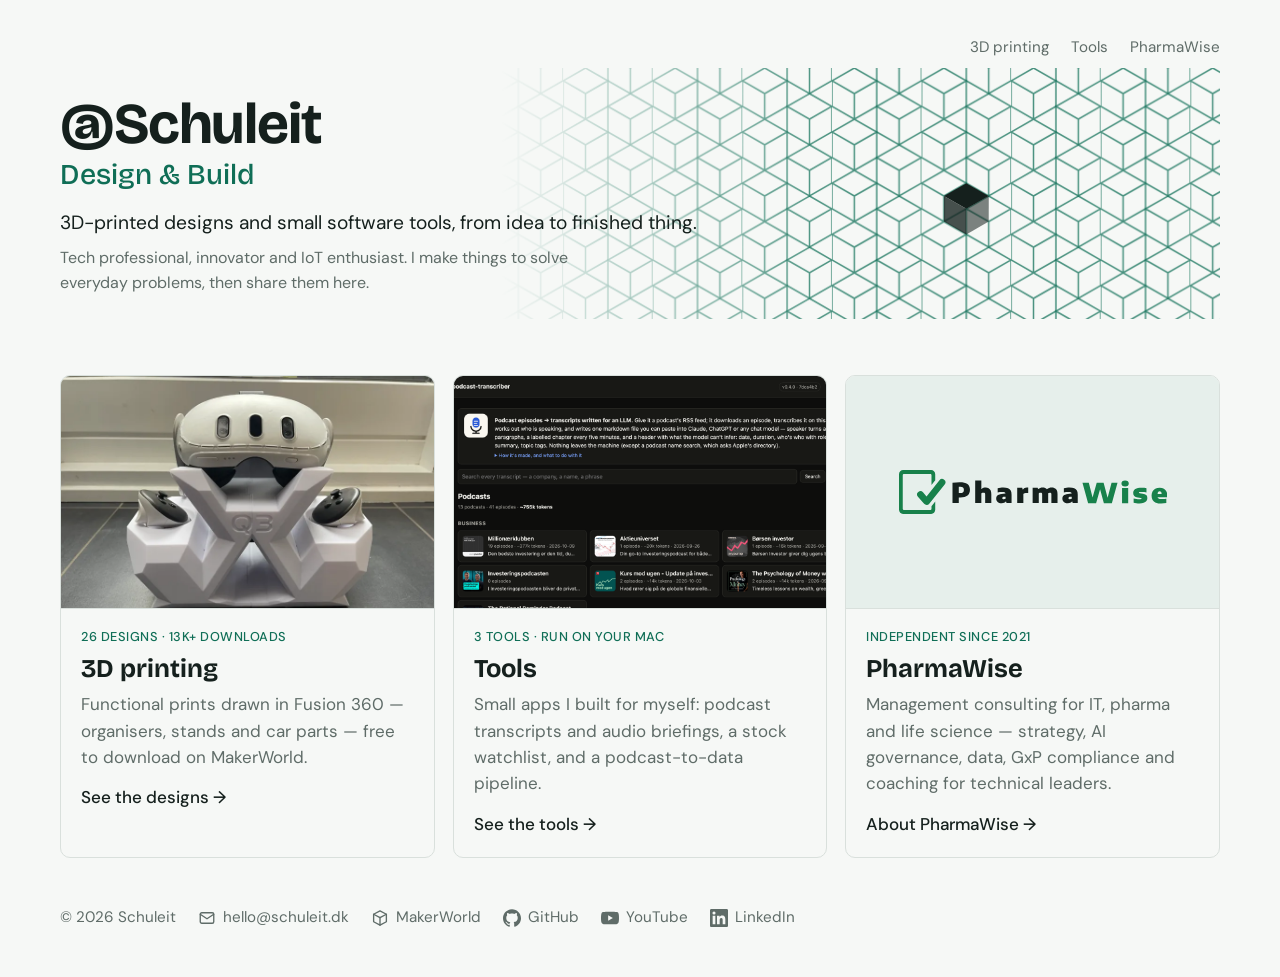
<file: index.html>
<!DOCTYPE html>
<html lang="en">
<head>
  <meta charset="UTF-8">
  <meta name="viewport" content="width=device-width, initial-scale=1">
  <title>@Schuleit · Design &amp; Build</title>
  <meta name="description" content="Alex Schuleit — 3D-printed designs, small software tools, and PharmaWise consulting for IT, pharma and life science.">

  <link rel="preconnect" href="https://fonts.googleapis.com">
  <link rel="preconnect" href="https://fonts.gstatic.com" crossorigin>
  <link href="https://fonts.googleapis.com/css2?family=Bricolage+Grotesque:opsz,wght@12..96,500;12..96,700&family=DM+Sans:ital,wght@0,400;0,500;1,400&display=swap" rel="stylesheet">
  <link rel="stylesheet" href="/site.css">
</head>
<body>
  <div class="wrap">
    <nav class="topnav" aria-label="Site">
      <a class="home" href="/" aria-current="page">@Schuleit</a>
      <a href="/3d-printing/">3D printing</a>
      <a href="/tools/">Tools</a>
      <a href="/pharmawise/">PharmaWise</a>
    </nav>

    <header>
      <div class="grid-bg" aria-hidden="true">
        <svg viewBox="0 0 700 236" preserveAspectRatio="xMaxYMid slice">
          <defs>
            <pattern id="cubes" width="84" height="48" patternUnits="userSpaceOnUse">
              <path class="cubes" d="M21 0 L42 12 L21 24 L0 12 Z M0 12 L21 24 L21 48 L0 36 Z M42 12 L21 24 L21 48 L42 36 Z"/>
              <path class="cubes" d="M63 24 L84 36 L63 48 L42 36 Z M42 36 L63 48 L63 72 L42 60 Z M84 36 L63 48 L63 72 L84 60 Z"/>
              <path class="cubes" d="M63 -24 L84 -12 L63 0 L42 -12 Z M42 -12 L63 0 L63 24 L42 12 Z M84 -12 L63 0 L63 24 L84 12 Z"/>
            </pattern>
          </defs>
          <rect width="700" height="236" fill="url(#cubes)"/>
          <!-- the one lit cube -->
          <g transform="translate(441 108)">
            <path class="lit-top" d="M21 0 L42 12 L21 24 L0 12 Z"/>
            <path class="lit-l" d="M0 12 L21 24 L21 48 L0 36 Z"/>
            <path class="lit-r" d="M42 12 L21 24 L21 48 L42 36 Z"/>
          </g>
        </svg>
      </div>
      <h1>@Schuleit <span class="sub">Design &amp; Build</span></h1>
      <p class="lead">3D-printed designs and small software tools, from idea to finished thing.</p>
      <p class="bio">Tech professional, innovator and IoT enthusiast. I make things to solve everyday problems, then share them here.</p>
    </header>

    <ul class="doors">
      <li>
        <a href="/3d-printing/">
          <div class="pic"><img src="/img/quest-stand.webp" alt="Printed Meta Quest 2/3 stand" loading="lazy"></div>
          <div class="body">
            <span class="fact"><span class="mw-models">26</span> designs · <span class="mw-downloads">13k+</span> downloads</span>
            <h2>3D printing</h2>
            <p>Functional prints drawn in Fusion 360 — organisers, stands and car parts — free to download on MakerWorld.</p>
            <span class="go">See the designs →</span>
          </div>
        </a>
      </li>
      <li>
        <a href="/tools/">
          <div class="pic"><img src="/img/podcast-transcriber.png" alt="Podcast Transcriber web interface" loading="lazy"></div>
          <div class="body">
            <span class="fact">3 tools · run on your Mac</span>
            <h2>Tools</h2>
            <p>Small apps I built for myself: podcast transcripts and audio briefings, a stock watchlist, and a podcast-to-data pipeline.</p>
            <span class="go">See the tools →</span>
          </div>
        </a>
      </li>
      <li>
        <a href="/pharmawise/">
          <div class="pic"><svg class="pw-logo" viewBox="328 328 3440 564" role="img" aria-label="PharmaWise"><g transform="translate(328, 328) scale(34.4)" opacity="1"><g transform="scale(0.2214926077625299)" opacity="1"><g transform="translate(-5.004732274724023, -7.011909806100421) scale(0.9786336086671917)" class="pw-green"><path d="M61.611 68.798c-.197.246-.441.431-.658.653v4.498a2.075 2.075 0 0 1-2.07 2.083H13.622a2.085 2.085 0 0 1-2.083-2.083V16.043c0-1.146.939-2.075 2.083-2.075h45.261c1.143 0 2.07.929 2.07 2.075v16.72l6.434-8.071v-10.38c0-3.939-3.211-7.147-7.15-7.147h-47.97c-3.938 0-7.153 3.208-7.153 7.147v61.373c0 3.943 3.215 7.15 7.153 7.15h47.97c3.939 0 7.15-3.207 7.15-7.15V61.546l-5.776 7.252z"></path><path d="M52.627 67.384a5.778 5.778 0 0 1-4.348-1.993l-10.637-12.32a5.737 5.737 0 0 1 .601-8.094 5.733 5.733 0 0 1 8.093.588l6.109 7.075 22.217-27.854a5.715 5.715 0 0 1 8.061-.913 5.724 5.724 0 0 1 .912 8.063L57.113 65.21a5.755 5.755 0 0 1-4.373 2.174h-.113z"></path></g><g transform="translate(380.4523319110272, 55.85113451088905) scale(1)" class="pw-green"><path d="M-22.77 -34.53L-29.42 -9.17L-36.16 -34.53L-47.74 -34.53L-54.71 -9.64L-61.06 -34.53L-71.74 -34.53L-62.23 0L-48.79 0L-42.09 -23.52L-35.7 0L-22.24 0L-12.74 -34.53Z M-5.13 0L5.23 0L5.23 -25.66L-5.13 -25.66ZM-6.11 -33.08C-6.11 -29.8 -4.06 -28.16 0.05 -28.16C4.15 -28.16 6.21 -29.8 6.21 -33.08C6.21 -36.37 4.15 -38.01 0.05 -38.01C-4.06 -38.01 -6.11 -36.37 -6.11 -33.08Z M18.97 0.2C20.66 0.41 22.4 0.51 24.17 0.51C26.96 0.51 29.34 0.16 31.33 -0.54C33.33 -1.24 34.84 -2.24 35.88 -3.56C36.93 -4.87 37.45 -6.44 37.45 -8.26C37.45 -10.7 36.8 -12.51 35.51 -13.68C34.22 -14.86 32.28 -15.63 29.7 -16.01L24.64 -16.75C24.12 -16.83 23.77 -16.93 23.58 -17.07C23.38 -17.2 23.28 -17.38 23.28 -17.62C23.28 -18.04 23.62 -18.37 24.29 -18.63C24.96 -18.89 26.24 -19.02 28.14 -19.02C29.48 -19.02 30.86 -18.93 32.28 -18.75C33.7 -18.57 34.94 -18.33 36 -18.04L36 -25.13C34.96 -25.41 33.71 -25.64 32.26 -25.82C30.8 -26 29.37 -26.08 27.95 -26.08C23.16 -26.08 19.58 -25.31 17.2 -23.76C14.82 -22.22 13.63 -20.05 13.63 -17.27C13.63 -15.06 14.24 -13.32 15.48 -12.05C16.72 -10.78 18.7 -9.95 21.42 -9.57L26.46 -8.82C26.99 -8.74 27.34 -8.63 27.52 -8.49C27.7 -8.35 27.79 -8.14 27.79 -7.86C27.79 -7.44 27.5 -7.12 26.94 -6.89C26.37 -6.67 25.38 -6.56 23.98 -6.56C22.32 -6.56 20.64 -6.67 18.96 -6.89C17.27 -7.12 15.74 -7.43 14.37 -7.82L14.37 -0.7C15.74 -0.31 17.27 -0.01 18.97 0.2Z M71.02 -10.03L71.02 -12.46C71.02 -15.31 70.54 -17.74 69.59 -19.77C68.63 -21.8 67.2 -23.36 65.31 -24.45C63.41 -25.54 61.07 -26.08 58.28 -26.08C55.34 -26.08 52.85 -25.55 50.79 -24.47C48.74 -23.4 47.19 -21.87 46.14 -19.87C45.09 -17.87 44.56 -15.51 44.56 -12.79C44.56 -9.71 45.14 -7.19 46.28 -5.24C47.42 -3.29 49.19 -1.84 51.59 -0.9C53.98 0.04 57.09 0.51 60.92 0.51C63.78 0.51 66.6 0.26 69.39 -0.23L69.39 -7.56C66.87 -7.14 64.57 -6.93 62.51 -6.93C60.58 -6.93 59.08 -7.03 58.01 -7.23C56.95 -7.44 56.18 -7.75 55.7 -8.19C55.23 -8.62 54.94 -9.24 54.83 -10.03ZM55.61 -18.88C56.15 -19.54 56.99 -19.88 58.14 -19.88C59.28 -19.88 60.11 -19.54 60.64 -18.88C61.17 -18.21 61.46 -17.09 61.5 -15.54L54.76 -15.54C54.79 -17.09 55.07 -18.21 55.61 -18.88Z"></path></g><g transform="translate(195.15620196954745, 55.45890189430405) scale(1)" class="pw-ink"><path d="M-105.17 -33.83L-105.17 0L-94.57 0L-94.57 -9.15C-94 -9.15 -93.56 -9.14 -93.27 -9.12L-91.85 -9.1C-86.59 -9.1 -82.59 -10.19 -79.86 -12.37C-77.13 -14.54 -75.77 -17.77 -75.77 -22.05C-75.77 -26.5 -77.19 -29.77 -80.03 -31.86C-82.87 -33.95 -87.21 -35 -93.06 -35C-97.06 -35 -101.09 -34.61 -105.17 -33.83ZM-88.49 -17.14C-89.33 -16.79 -90.41 -16.61 -91.75 -16.61C-92.76 -16.61 -93.7 -16.67 -94.57 -16.8L-94.57 -27.27C-93.84 -27.4 -93 -27.46 -92.03 -27.46C-89.93 -27.46 -88.4 -27.03 -87.44 -26.18C-86.47 -25.32 -85.99 -23.94 -85.99 -22.03C-85.99 -20.69 -86.19 -19.63 -86.61 -18.84C-87.02 -18.05 -87.65 -17.49 -88.49 -17.14Z M-66.97 -37.7L-66.97 0L-56.61 0L-56.61 -16.03C-56.19 -16.43 -55.66 -16.76 -55 -17.01C-54.35 -17.26 -53.67 -17.38 -52.97 -17.38C-52.03 -17.38 -51.32 -17.14 -50.86 -16.65C-50.4 -16.16 -50.17 -15.31 -50.17 -14.12L-50.17 0L-39.82 0L-39.82 -14.77C-39.82 -17.37 -40.22 -19.51 -41.04 -21.2C-41.86 -22.88 -42.97 -24.12 -44.37 -24.91C-45.77 -25.69 -47.37 -26.08 -49.19 -26.08C-50.59 -26.08 -51.89 -25.85 -53.08 -25.38C-54.27 -24.92 -55.3 -24.24 -56.17 -23.35L-56.61 -23.35L-56.61 -37.7Z M-11.63 -24.92C-13.65 -25.7 -16.36 -26.08 -19.75 -26.08C-21.21 -26.08 -22.78 -25.99 -24.46 -25.79C-26.14 -25.6 -27.7 -25.31 -29.13 -24.94L-29.13 -17.55C-27.99 -17.87 -26.74 -18.12 -25.37 -18.3C-24 -18.48 -22.77 -18.57 -21.66 -18.57C-19.77 -18.57 -18.39 -18.36 -17.52 -17.94C-16.66 -17.52 -16.13 -16.81 -15.95 -15.8L-19.4 -15.63C-23.6 -15.41 -26.69 -14.6 -28.66 -13.19C-30.64 -11.79 -31.63 -9.8 -31.63 -7.23C-31.63 -5.74 -31.26 -4.41 -30.54 -3.23C-29.82 -2.06 -28.76 -1.14 -27.36 -0.48C-25.96 0.18 -24.26 0.51 -22.27 0.51C-19.21 0.51 -16.92 -0.4 -15.41 -2.24L-14.97 -2.24L-14.27 0L-5.75 0L-5.75 -13.81C-5.75 -16.89 -6.23 -19.32 -7.17 -21.09C-8.12 -22.87 -9.61 -24.14 -11.63 -24.92ZM-15.85 -6.91C-16.63 -6.49 -17.61 -6.28 -18.79 -6.28C-19.65 -6.28 -20.3 -6.44 -20.75 -6.78C-21.2 -7.11 -21.43 -7.58 -21.43 -8.17C-21.43 -8.82 -21.19 -9.33 -20.7 -9.69C-20.21 -10.06 -19.41 -10.27 -18.3 -10.34L-15.85 -10.45Z M3.74 -25.66L3.74 0L14.1 0L14.1 -15.26C14.62 -15.79 15.36 -16.2 16.34 -16.5C17.32 -16.79 18.34 -16.94 19.4 -16.94C20.58 -16.94 21.54 -16.86 22.27 -16.71L22.27 -25.9C21.49 -26.02 20.75 -26.08 20.05 -26.08C18.53 -26.08 17.2 -25.8 16.08 -25.22C14.95 -24.65 14.06 -23.77 13.4 -22.59L12.96 -22.59L12.14 -25.66Z M68.98 -23.32C67.24 -25.16 64.86 -26.08 61.84 -26.08C60.36 -26.08 58.93 -25.83 57.55 -25.31C56.16 -24.8 54.89 -24.01 53.72 -22.94C52.91 -23.99 51.91 -24.78 50.72 -25.3C49.53 -25.82 48.2 -26.08 46.72 -26.08C45.17 -26.08 43.76 -25.85 42.51 -25.37C41.26 -24.9 40.18 -24.22 39.28 -23.33L38.84 -23.33L38.18 -25.66L29.71 -25.66L29.71 0L40.07 0L40.07 -16.03C40.41 -16.43 40.87 -16.76 41.44 -17.01C42 -17.26 42.62 -17.38 43.29 -17.38C44.12 -17.38 44.73 -17.14 45.12 -16.66C45.52 -16.18 45.72 -15.34 45.72 -14.16L45.72 0L55.87 0L55.87 -15C55.87 -15.36 55.85 -15.85 55.82 -16.47C56.55 -17.08 57.5 -17.38 58.67 -17.38C59.49 -17.38 60.13 -17.14 60.58 -16.65C61.03 -16.16 61.26 -15.33 61.26 -14.16L61.26 0L71.59 0L71.59 -14.75C71.59 -18.62 70.72 -21.48 68.98 -23.32Z M99.75 -24.92C97.73 -25.7 95.03 -26.08 91.64 -26.08C90.17 -26.08 88.6 -25.99 86.92 -25.79C85.24 -25.6 83.69 -25.31 82.26 -24.94L82.26 -17.55C83.39 -17.87 84.64 -18.12 86.01 -18.3C87.38 -18.48 88.62 -18.57 89.72 -18.57C91.62 -18.57 93 -18.36 93.86 -17.94C94.73 -17.52 95.25 -16.81 95.44 -15.8L91.99 -15.63C87.79 -15.41 84.7 -14.6 82.72 -13.19C80.75 -11.79 79.76 -9.8 79.76 -7.23C79.76 -5.74 80.12 -4.41 80.84 -3.23C81.57 -2.06 82.63 -1.14 84.03 -0.48C85.43 0.18 87.12 0.51 89.12 0.51C92.18 0.51 94.47 -0.4 95.97 -2.24L96.42 -2.24L97.12 0L105.63 0L105.63 -13.81C105.63 -16.89 105.16 -19.32 104.21 -21.09C103.26 -22.87 101.78 -24.14 99.75 -24.92ZM95.53 -6.91C94.75 -6.49 93.77 -6.28 92.59 -6.28C91.74 -6.28 91.08 -6.44 90.63 -6.78C90.18 -7.11 89.96 -7.58 89.96 -8.17C89.96 -8.82 90.2 -9.33 90.69 -9.69C91.18 -10.06 91.98 -10.27 93.08 -10.34L95.53 -10.45Z"></path></g></g></g></svg></div>
          <div class="body">
            <span class="fact">Independent since 2021</span>
            <h2>PharmaWise</h2>
            <p>Management consulting for IT, pharma and life science — strategy, AI governance, data, GxP compliance and coaching for technical leaders.</p>
            <span class="go">About PharmaWise →</span>
          </div>
        </a>
      </li>
    </ul>

    <footer>
      <span>© 2026 Schuleit</span>
      <a href="mailto:hello@schuleit.dk">
        <svg viewBox="0 0 24 24" fill="none" stroke="currentColor" stroke-width="1.8" stroke-linecap="round" stroke-linejoin="round" aria-hidden="true"><rect x="3" y="5" width="18" height="14" rx="2"/><path d="m3 7 9 6 9-6"/></svg>
        hello@schuleit.dk
      </a>
      <a href="https://makerworld.com/en/@schuleit" target="_blank" rel="noopener">
        <svg viewBox="0 0 24 24" fill="none" stroke="currentColor" stroke-width="1.8" stroke-linecap="round" stroke-linejoin="round" aria-hidden="true"><path d="M12 2.5 3.5 7v10L12 21.5l8.5-4.5V7Z"/><path d="M3.5 7 12 11.5 20.5 7"/><path d="M12 11.5v10"/></svg>
        MakerWorld
      </a>
      <a href="https://github.com/Schuleit" target="_blank" rel="noopener">
        <svg viewBox="0 0 24 24" fill="currentColor" aria-hidden="true"><path d="M12 .297c-6.63 0-12 5.373-12 12 0 5.303 3.438 9.8 8.205 11.385.6.113.82-.258.82-.577 0-.285-.01-1.04-.015-2.04-3.338.724-4.042-1.61-4.042-1.61C4.422 18.07 3.633 17.7 3.633 17.7c-1.087-.744.084-.729.084-.729 1.205.084 1.838 1.236 1.838 1.236 1.07 1.835 2.809 1.305 3.495.998.108-.776.417-1.305.76-1.605-2.665-.3-5.466-1.332-5.466-5.93 0-1.31.465-2.38 1.235-3.22-.135-.303-.54-1.523.105-3.176 0 0 1.005-.322 3.3 1.23.96-.267 1.98-.399 3-.405 1.02.006 2.04.138 3 .405 2.28-1.552 3.285-1.23 3.285-1.23.645 1.653.24 2.873.12 3.176.765.84 1.23 1.91 1.23 3.22 0 4.61-2.805 5.625-5.475 5.92.42.36.81 1.096.81 2.22 0 1.606-.015 2.896-.015 3.286 0 .315.21.69.825.57C20.565 22.092 24 17.592 24 12.297c0-6.627-5.373-12-12-12"/></svg>
        GitHub
      </a>
      <a href="https://www.youtube.com/@3DPrinted42" target="_blank" rel="noopener">
        <svg viewBox="0 0 24 24" fill="currentColor" aria-hidden="true"><path d="M23.498 6.186a3.016 3.016 0 0 0-2.122-2.136C19.505 3.545 12 3.545 12 3.545s-7.505 0-9.377.505A3.017 3.017 0 0 0 .502 6.186C0 8.07 0 12 0 12s0 3.93.502 5.814a3.016 3.016 0 0 0 2.122 2.136c1.871.505 9.376.505 9.376.505s7.505 0 9.377-.505a3.015 3.015 0 0 0 2.122-2.136C24 15.93 24 12 24 12s0-3.93-.502-5.814zM9.545 15.568V8.432L15.818 12l-6.273 3.568z"/></svg>
        YouTube
      </a>
      <a href="https://www.linkedin.com/company/schuleit-design-build/" target="_blank" rel="noopener">
        <svg viewBox="0 0 24 24" fill="currentColor" aria-hidden="true"><path d="M20.447 20.452h-3.554v-5.569c0-1.328-.027-3.037-1.852-3.037-1.853 0-2.136 1.445-2.136 2.939v5.667H9.351V9h3.414v1.561h.046c.477-.9 1.637-1.85 3.37-1.85 3.601 0 4.267 2.37 4.267 5.455v6.286zM5.337 7.433a2.062 2.062 0 0 1-2.063-2.065 2.064 2.064 0 1 1 2.063 2.065zm1.782 13.019H3.555V9h3.564v11.452zM22.225 0H1.771C.792 0 0 .774 0 1.729v20.542C0 23.227.792 24 1.771 24h20.451C23.2 24 24 23.227 24 22.271V1.729C24 .774 23.2 0 22.222 0h.003z"/></svg>
        LinkedIn
      </a>
    </footer>

  </div>
</body>
</html>
</file>
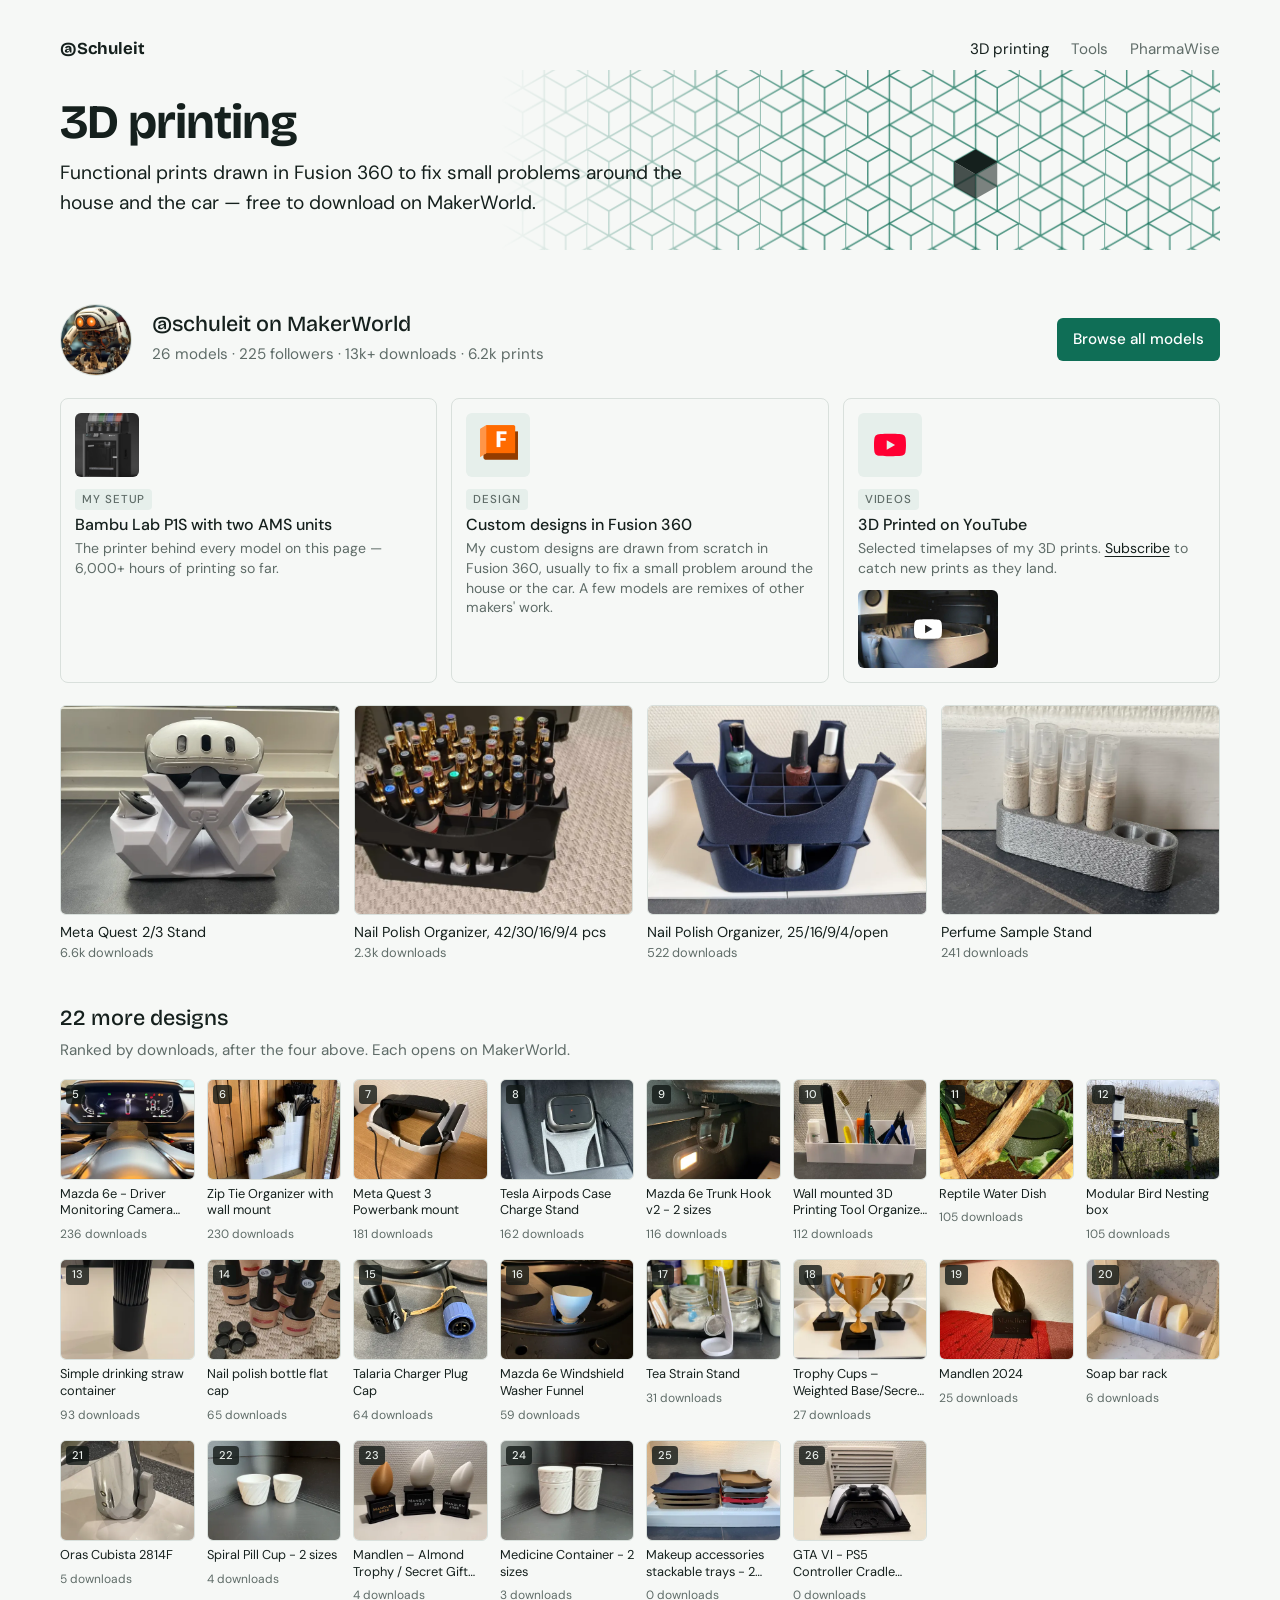
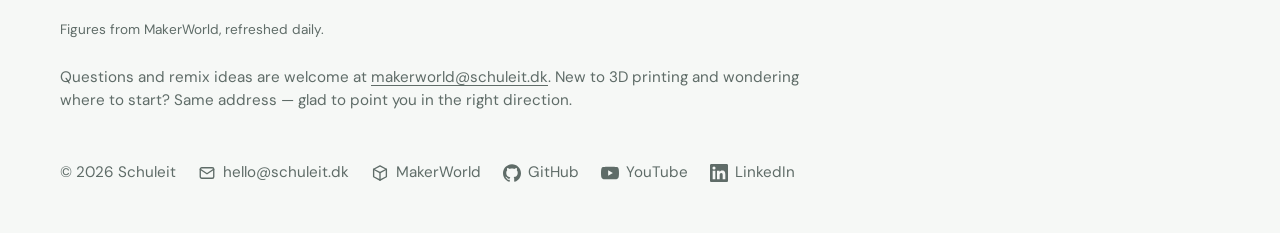
<file: 3d-printing/index.html>
<!DOCTYPE html>
<html lang="en">
<head>
  <meta charset="UTF-8">
  <meta name="viewport" content="width=device-width, initial-scale=1">
  <title>3D printing · @Schuleit</title>
  <meta name="description" content="Functional 3D-printed designs by @schuleit — drawn in Fusion 360, printed on a Bambu Lab P1S, free on MakerWorld.">

  <link rel="preconnect" href="https://fonts.googleapis.com">
  <link rel="preconnect" href="https://fonts.gstatic.com" crossorigin>
  <link href="https://fonts.googleapis.com/css2?family=Bricolage+Grotesque:opsz,wght@12..96,500;12..96,700&family=DM+Sans:ital,wght@0,400;0,500;1,400&display=swap" rel="stylesheet">
  <link rel="stylesheet" href="/site.css">
</head>
<body>
  <div class="wrap">
    <nav class="topnav" aria-label="Site">
      <a class="home" href="/">@Schuleit</a>
      <a href="/3d-printing/" aria-current="page">3D printing</a>
      <a href="/tools/">Tools</a>
      <a href="/pharmawise/">PharmaWise</a>
    </nav>

    <header class="page-head">
      <div class="grid-bg" aria-hidden="true">
        <svg viewBox="0 0 700 236" preserveAspectRatio="xMaxYMid slice">
          <defs>
            <pattern id="cubes" width="84" height="48" patternUnits="userSpaceOnUse">
              <path class="cubes" d="M21 0 L42 12 L21 24 L0 12 Z M0 12 L21 24 L21 48 L0 36 Z M42 12 L21 24 L21 48 L42 36 Z"/>
              <path class="cubes" d="M63 24 L84 36 L63 48 L42 36 Z M42 36 L63 48 L63 72 L42 60 Z M84 36 L63 48 L63 72 L84 60 Z"/>
              <path class="cubes" d="M63 -24 L84 -12 L63 0 L42 -12 Z M42 -12 L63 0 L63 24 L42 12 Z M84 -12 L63 0 L63 24 L84 12 Z"/>
            </pattern>
          </defs>
          <rect width="700" height="236" fill="url(#cubes)"/>
          <!-- the one lit cube -->
          <g transform="translate(441 108)">
            <path class="lit-top" d="M21 0 L42 12 L21 24 L0 12 Z"/>
            <path class="lit-l" d="M0 12 L21 24 L21 48 L0 36 Z"/>
            <path class="lit-r" d="M42 12 L21 24 L21 48 L42 36 Z"/>
          </g>
        </svg>
      </div>
      <h1>3D printing</h1>
      <p class="lead">Functional prints drawn in Fusion 360 to fix small problems around the house and the car — free to download on MakerWorld.</p>
    </header>

    <section class="first">
      <div class="maker">
        <img class="avatar" src="/img/avatar.webp" alt="schuleit's MakerWorld profile picture: a small white robot with orange eyes" width="64" height="64">
        <h3><a href="https://makerworld.com/en/@schuleit" target="_blank" rel="noopener">@schuleit on MakerWorld</a></h3>
        <p class="stats">26 models · 225 followers · 13k+ downloads · 6.2k prints</p>
        <a class="button" href="https://makerworld.com/en/@schuleit" target="_blank" rel="noopener">Browse all models</a>
      </div>
      <ul class="kit">
        <li>
          <img src="/img/p1s-ams.jpg" alt="Bambu Lab P1S printer with an AMS unit on top" width="64" height="64" loading="lazy">
          <div>
            <span class="label">My setup</span>
            <strong>Bambu Lab P1S with two AMS units</strong>
            <span class="sub">The printer behind every model on this page — 6,000+ hours of printing so far.</span>
          </div>
        </li>
        <li>
          <img src="/img/fusion-badge.png" alt="Autodesk Fusion 360 logo" width="64" height="64" loading="lazy" class="pad">
          <div>
            <span class="label">Design</span>
            <strong>Custom designs in Fusion 360</strong>
            <span class="sub">My custom designs are drawn from scratch in Fusion 360, usually to fix a small problem around the house or the car. A few models are remixes of other makers' work.</span>
          </div>
        </li>
        <li>
          <a class="yt" href="https://www.youtube.com/@3DPrinted42" target="_blank" rel="noopener" aria-label="3D Printed on YouTube">
            <svg viewBox="0 0 24 24" fill="currentColor" aria-hidden="true"><path d="M23.498 6.186a3.016 3.016 0 0 0-2.122-2.136C19.505 3.545 12 3.545 12 3.545s-7.505 0-9.377.505A3.017 3.017 0 0 0 .502 6.186C0 8.07 0 12 0 12s0 3.93.502 5.814a3.016 3.016 0 0 0 2.122 2.136c1.871.505 9.376.505 9.376.505s7.505 0 9.377-.505a3.015 3.015 0 0 0 2.122-2.136C24 15.93 24 12 24 12s0-3.93-.502-5.814zM9.545 15.568V8.432L15.818 12l-6.273 3.568z"/></svg>
          </a>
          <div>
            <span class="label">Videos</span>
            <strong><a href="https://www.youtube.com/@3DPrinted42" target="_blank" rel="noopener">3D Printed on YouTube</a></strong>
            <span class="sub">Selected timelapses of my 3D prints. <a href="https://www.youtube.com/@3DPrinted42?sub_confirmation=1" target="_blank" rel="noopener">Subscribe</a> to catch new prints as they land.</span>
            <a class="clip" href="https://youtu.be/iOqqwZwnQ8A" target="_blank" rel="noopener" aria-label="Watch: Helldivers 2 Helmet 3D print timelapse">
              <img src="/img/timelapse.jpg" alt="Helldivers 2 helmet mid-print on the P1S" width="640" height="360" loading="lazy">
              <svg viewBox="0 0 24 24" fill="currentColor" aria-hidden="true"><path d="M23.498 6.186a3.016 3.016 0 0 0-2.122-2.136C19.505 3.545 12 3.545 12 3.545s-7.505 0-9.377.505A3.017 3.017 0 0 0 .502 6.186C0 8.07 0 12 0 12s0 3.93.502 5.814a3.016 3.016 0 0 0 2.122 2.136c1.871.505 9.376.505 9.376.505s7.505 0 9.377-.505a3.015 3.015 0 0 0 2.122-2.136C24 15.93 24 12 24 12s0-3.93-.502-5.814zM9.545 15.568V8.432L15.818 12l-6.273 3.568z"/></svg>
            </a>
          </div>
        </li>
      </ul>
      <!-- Most-downloaded designs. Each <li> links to its MakerWorld page. -->
      <ul class="models">
        <li><a href="https://makerworld.com/en/models/241413-meta-quest-2-3-stand" target="_blank" rel="noopener">
          <figure><img src="/img/quest-stand.webp" alt="Meta Quest 2/3 headset on a printed stand" loading="lazy">
          <figcaption>Meta Quest 2/3 Stand <span class="dl">6.6k downloads</span></figcaption></figure></a></li>
        <li><a href="https://makerworld.com/en/models/201526-nail-polish-stackable-organizer-42-30-16-9-4-pcs" target="_blank" rel="noopener">
          <figure><img src="/img/nail-polish.webp" alt="Stackable nail polish organizer holding 42 bottles" loading="lazy">
          <figcaption>Nail Polish Organizer, 42/30/16/9/4 pcs <span class="dl">2.3k downloads</span></figcaption></figure></a></li>
        <li><a href="https://makerworld.com/en/models/1039178-nail-polish-stackable-organizer-25-16-9-4-open" target="_blank" rel="noopener">
          <figure><img src="/img/nail-polish-25.webp" alt="Two stacked nail polish organizers holding bottles" loading="lazy">
          <figcaption>Nail Polish Organizer, 25/16/9/4/open <span class="dl">522 downloads</span></figcaption></figure></a></li>
        <li><a href="https://makerworld.com/en/models/408227-perfume-sample-stand" target="_blank" rel="noopener">
          <figure><img src="/img/perfume-stand.webp" alt="Printed stand holding four perfume sample vials" loading="lazy">
          <figcaption>Perfume Sample Stand <span class="dl">241 downloads</span></figcaption></figure></a></li>
      </ul>

      <h3 class="sheet-head" id="all-designs">22 more designs</h3>
      <p class="sheet-sub">Ranked by downloads, after the four above. Each opens on MakerWorld.</p>
      <ol class="sheet">
          <li data-model="2524886"><a href="https://makerworld.com/en/models/2524886-mazda-6e-driver-monitoring-camera-cover" target="_blank" rel="noopener">
            <span class="pic"><img src="/img/designs/2524886.webp" alt="" loading="lazy"><span class="r">5</span></span>
            <span class="t">Mazda 6e - Driver Monitoring Camera Cover</span><span class="n">236 downloads</span></a></li>
          <li data-model="948554"><a href="https://makerworld.com/en/models/948554-zip-tie-organizer-with-wall-mount" target="_blank" rel="noopener">
            <span class="pic"><img src="/img/designs/948554.webp" alt="" loading="lazy"><span class="r">6</span></span>
            <span class="t">Zip Tie Organizer with wall mount</span><span class="n">230 downloads</span></a></li>
          <li data-model="120365"><a href="https://makerworld.com/en/models/120365-meta-quest-3-powerbank-mount" target="_blank" rel="noopener">
            <span class="pic"><img src="/img/designs/120365.webp" alt="" loading="lazy"><span class="r">7</span></span>
            <span class="t">Meta Quest 3 Powerbank mount</span><span class="n">181 downloads</span></a></li>
          <li data-model="914141"><a href="https://makerworld.com/en/models/914141-tesla-airpods-case-charge-stand" target="_blank" rel="noopener">
            <span class="pic"><img src="/img/designs/914141.webp" alt="" loading="lazy"><span class="r">8</span></span>
            <span class="t">Tesla Airpods Case Charge Stand</span><span class="n">162 downloads</span></a></li>
          <li data-model="2116202"><a href="https://makerworld.com/en/models/2116202-mazda-6e-trunk-hook-v2-2-sizes" target="_blank" rel="noopener">
            <span class="pic"><img src="/img/designs/2116202.webp" alt="" loading="lazy"><span class="r">9</span></span>
            <span class="t">Mazda 6e Trunk Hook v2 - 2 sizes</span><span class="n">116 downloads</span></a></li>
          <li data-model="118800"><a href="https://makerworld.com/en/models/118800-wall-mounted-3d-printing-tool-organizer-v1-0" target="_blank" rel="noopener">
            <span class="pic"><img src="/img/designs/118800.webp" alt="" loading="lazy"><span class="r">10</span></span>
            <span class="t">Wall mounted 3D Printing Tool Organizer v1.0</span><span class="n">112 downloads</span></a></li>
          <li data-model="920953"><a href="https://makerworld.com/en/models/920953-reptile-water-dish" target="_blank" rel="noopener">
            <span class="pic"><img src="/img/designs/920953.webp" alt="" loading="lazy"><span class="r">11</span></span>
            <span class="t">Reptile Water Dish</span><span class="n">105 downloads</span></a></li>
          <li data-model="386522"><a href="https://makerworld.com/en/models/386522-modular-bird-nesting-box" target="_blank" rel="noopener">
            <span class="pic"><img src="/img/designs/386522.webp" alt="" loading="lazy"><span class="r">12</span></span>
            <span class="t">Modular Bird Nesting box</span><span class="n">105 downloads</span></a></li>
          <li data-model="131282"><a href="https://makerworld.com/en/models/131282-simple-drinking-straw-container" target="_blank" rel="noopener">
            <span class="pic"><img src="/img/designs/131282.webp" alt="" loading="lazy"><span class="r">13</span></span>
            <span class="t">Simple drinking straw container</span><span class="n">93 downloads</span></a></li>
          <li data-model="201777"><a href="https://makerworld.com/en/models/201777-nail-polish-bottle-flat-cap" target="_blank" rel="noopener">
            <span class="pic"><img src="/img/designs/201777.webp" alt="" loading="lazy"><span class="r">14</span></span>
            <span class="t">Nail polish bottle flat cap</span><span class="n">65 downloads</span></a></li>
          <li data-model="507535"><a href="https://makerworld.com/en/models/507535-talaria-charger-plug-cap" target="_blank" rel="noopener">
            <span class="pic"><img src="/img/designs/507535.webp" alt="" loading="lazy"><span class="r">15</span></span>
            <span class="t">Talaria Charger Plug Cap</span><span class="n">64 downloads</span></a></li>
          <li data-model="2150762"><a href="https://makerworld.com/en/models/2150762-mazda-6e-windshield-washer-funnel" target="_blank" rel="noopener">
            <span class="pic"><img src="/img/designs/2150762.webp" alt="" loading="lazy"><span class="r">16</span></span>
            <span class="t">Mazda 6e Windshield Washer Funnel</span><span class="n">59 downloads</span></a></li>
          <li data-model="393998"><a href="https://makerworld.com/en/models/393998-tea-strain-stand" target="_blank" rel="noopener">
            <span class="pic"><img src="/img/designs/393998.webp" alt="" loading="lazy"><span class="r">17</span></span>
            <span class="t">Tea Strain Stand</span><span class="n">31 downloads</span></a></li>
          <li data-model="3569461"><a href="https://makerworld.com/en/models/3569461-trophy-cups-weighted-base-secret-compartment" target="_blank" rel="noopener">
            <span class="pic"><img src="/img/designs/3569461.webp" alt="" loading="lazy"><span class="r">18</span></span>
            <span class="t">Trophy Cups – Weighted Base/Secret Compartment</span><span class="n">27 downloads</span></a></li>
          <li data-model="905624"><a href="https://makerworld.com/en/models/905624-mandlen-2024" target="_blank" rel="noopener">
            <span class="pic"><img src="/img/designs/905624.webp" alt="" loading="lazy"><span class="r">19</span></span>
            <span class="t">Mandlen 2024</span><span class="n">25 downloads</span></a></li>
          <li data-model="905672"><a href="https://makerworld.com/en/models/905672-soap-bar-rack" target="_blank" rel="noopener">
            <span class="pic"><img src="/img/designs/905672.webp" alt="" loading="lazy"><span class="r">20</span></span>
            <span class="t">Soap bar rack</span><span class="n">6 downloads</span></a></li>
          <li data-model="167501"><a href="https://makerworld.com/en/models/167501-oras-cubista-2814f" target="_blank" rel="noopener">
            <span class="pic"><img src="/img/designs/167501.webp" alt="" loading="lazy"><span class="r">21</span></span>
            <span class="t">Oras Cubista 2814F</span><span class="n">5 downloads</span></a></li>
          <li data-model="3523597"><a href="https://makerworld.com/en/models/3523597-spiral-pill-cup-2-sizes" target="_blank" rel="noopener">
            <span class="pic"><img src="/img/designs/3523597.webp" alt="" loading="lazy"><span class="r">22</span></span>
            <span class="t">Spiral Pill Cup - 2 sizes</span><span class="n">4 downloads</span></a></li>
          <li data-model="3627316"><a href="https://makerworld.com/en/models/3627316-mandlen-almond-trophy-secret-gift-compartment" target="_blank" rel="noopener">
            <span class="pic"><img src="/img/designs/3627316.webp" alt="" loading="lazy"><span class="r">23</span></span>
            <span class="t">Mandlen – Almond Trophy / Secret Gift Compartment</span><span class="n">4 downloads</span></a></li>
          <li data-model="3523896"><a href="https://makerworld.com/en/models/3523896-medicine-container-2-sizes" target="_blank" rel="noopener">
            <span class="pic"><img src="/img/designs/3523896.webp" alt="" loading="lazy"><span class="r">24</span></span>
            <span class="t">Medicine Container - 2 sizes</span><span class="n">3 downloads</span></a></li>
          <li data-model="3655059"><a href="https://makerworld.com/en/models/3655059-makeup-accessories-stackable-trays-2-sizes" target="_blank" rel="noopener">
            <span class="pic"><img src="/img/designs/3655059.webp" alt="" loading="lazy"><span class="r">25</span></span>
            <span class="t">Makeup accessories stackable trays - 2 sizes</span><span class="n">0 downloads</span></a></li>
          <li data-model="3671951"><a href="https://makerworld.com/en/models/3671951-gta-vi-ps5-controller-cradle-dualsense" target="_blank" rel="noopener">
            <span class="pic"><img src="/img/designs/3671951.webp" alt="" loading="lazy"><span class="r">26</span></span>
            <span class="t">GTA VI - PS5 Controller Cradle (DualSense)</span><span class="n">0 downloads</span></a></li>
      </ol>
      <p class="sheet-note">Figures from MakerWorld, refreshed daily.</p>
      <p class="note">Questions and remix ideas are welcome at <a href="mailto:makerworld@schuleit.dk?subject=Question%20about%20a%20design">makerworld@schuleit.dk</a>. New to 3D printing and wondering where to start? Same address — glad to point you in the right direction.</p>
    </section>

    <footer>
      <span>© 2026 Schuleit</span>
      <a href="mailto:hello@schuleit.dk">
        <svg viewBox="0 0 24 24" fill="none" stroke="currentColor" stroke-width="1.8" stroke-linecap="round" stroke-linejoin="round" aria-hidden="true"><rect x="3" y="5" width="18" height="14" rx="2"/><path d="m3 7 9 6 9-6"/></svg>
        hello@schuleit.dk
      </a>
      <a href="https://makerworld.com/en/@schuleit" target="_blank" rel="noopener">
        <svg viewBox="0 0 24 24" fill="none" stroke="currentColor" stroke-width="1.8" stroke-linecap="round" stroke-linejoin="round" aria-hidden="true"><path d="M12 2.5 3.5 7v10L12 21.5l8.5-4.5V7Z"/><path d="M3.5 7 12 11.5 20.5 7"/><path d="M12 11.5v10"/></svg>
        MakerWorld
      </a>
      <a href="https://github.com/Schuleit" target="_blank" rel="noopener">
        <svg viewBox="0 0 24 24" fill="currentColor" aria-hidden="true"><path d="M12 .297c-6.63 0-12 5.373-12 12 0 5.303 3.438 9.8 8.205 11.385.6.113.82-.258.82-.577 0-.285-.01-1.04-.015-2.04-3.338.724-4.042-1.61-4.042-1.61C4.422 18.07 3.633 17.7 3.633 17.7c-1.087-.744.084-.729.084-.729 1.205.084 1.838 1.236 1.838 1.236 1.07 1.835 2.809 1.305 3.495.998.108-.776.417-1.305.76-1.605-2.665-.3-5.466-1.332-5.466-5.93 0-1.31.465-2.38 1.235-3.22-.135-.303-.54-1.523.105-3.176 0 0 1.005-.322 3.3 1.23.96-.267 1.98-.399 3-.405 1.02.006 2.04.138 3 .405 2.28-1.552 3.285-1.23 3.285-1.23.645 1.653.24 2.873.12 3.176.765.84 1.23 1.91 1.23 3.22 0 4.61-2.805 5.625-5.475 5.92.42.36.81 1.096.81 2.22 0 1.606-.015 2.896-.015 3.286 0 .315.21.69.825.57C20.565 22.092 24 17.592 24 12.297c0-6.627-5.373-12-12-12"/></svg>
        GitHub
      </a>
      <a href="https://www.youtube.com/@3DPrinted42" target="_blank" rel="noopener">
        <svg viewBox="0 0 24 24" fill="currentColor" aria-hidden="true"><path d="M23.498 6.186a3.016 3.016 0 0 0-2.122-2.136C19.505 3.545 12 3.545 12 3.545s-7.505 0-9.377.505A3.017 3.017 0 0 0 .502 6.186C0 8.07 0 12 0 12s0 3.93.502 5.814a3.016 3.016 0 0 0 2.122 2.136c1.871.505 9.376.505 9.376.505s7.505 0 9.377-.505a3.015 3.015 0 0 0 2.122-2.136C24 15.93 24 12 24 12s0-3.93-.502-5.814zM9.545 15.568V8.432L15.818 12l-6.273 3.568z"/></svg>
        YouTube
      </a>
      <a href="https://www.linkedin.com/company/schuleit-design-build/" target="_blank" rel="noopener">
        <svg viewBox="0 0 24 24" fill="currentColor" aria-hidden="true"><path d="M20.447 20.452h-3.554v-5.569c0-1.328-.027-3.037-1.852-3.037-1.853 0-2.136 1.445-2.136 2.939v5.667H9.351V9h3.414v1.561h.046c.477-.9 1.637-1.85 3.37-1.85 3.601 0 4.267 2.37 4.267 5.455v6.286zM5.337 7.433a2.062 2.062 0 0 1-2.063-2.065 2.064 2.064 0 1 1 2.063 2.065zm1.782 13.019H3.555V9h3.564v11.452zM22.225 0H1.771C.792 0 0 .774 0 1.729v20.542C0 23.227.792 24 1.771 24h20.451C23.2 24 24 23.227 24 22.271V1.729C24 .774 23.2 0 22.222 0h.003z"/></svg>
        LinkedIn
      </a>
    </footer>

  </div>
</body>
</html>
</file>
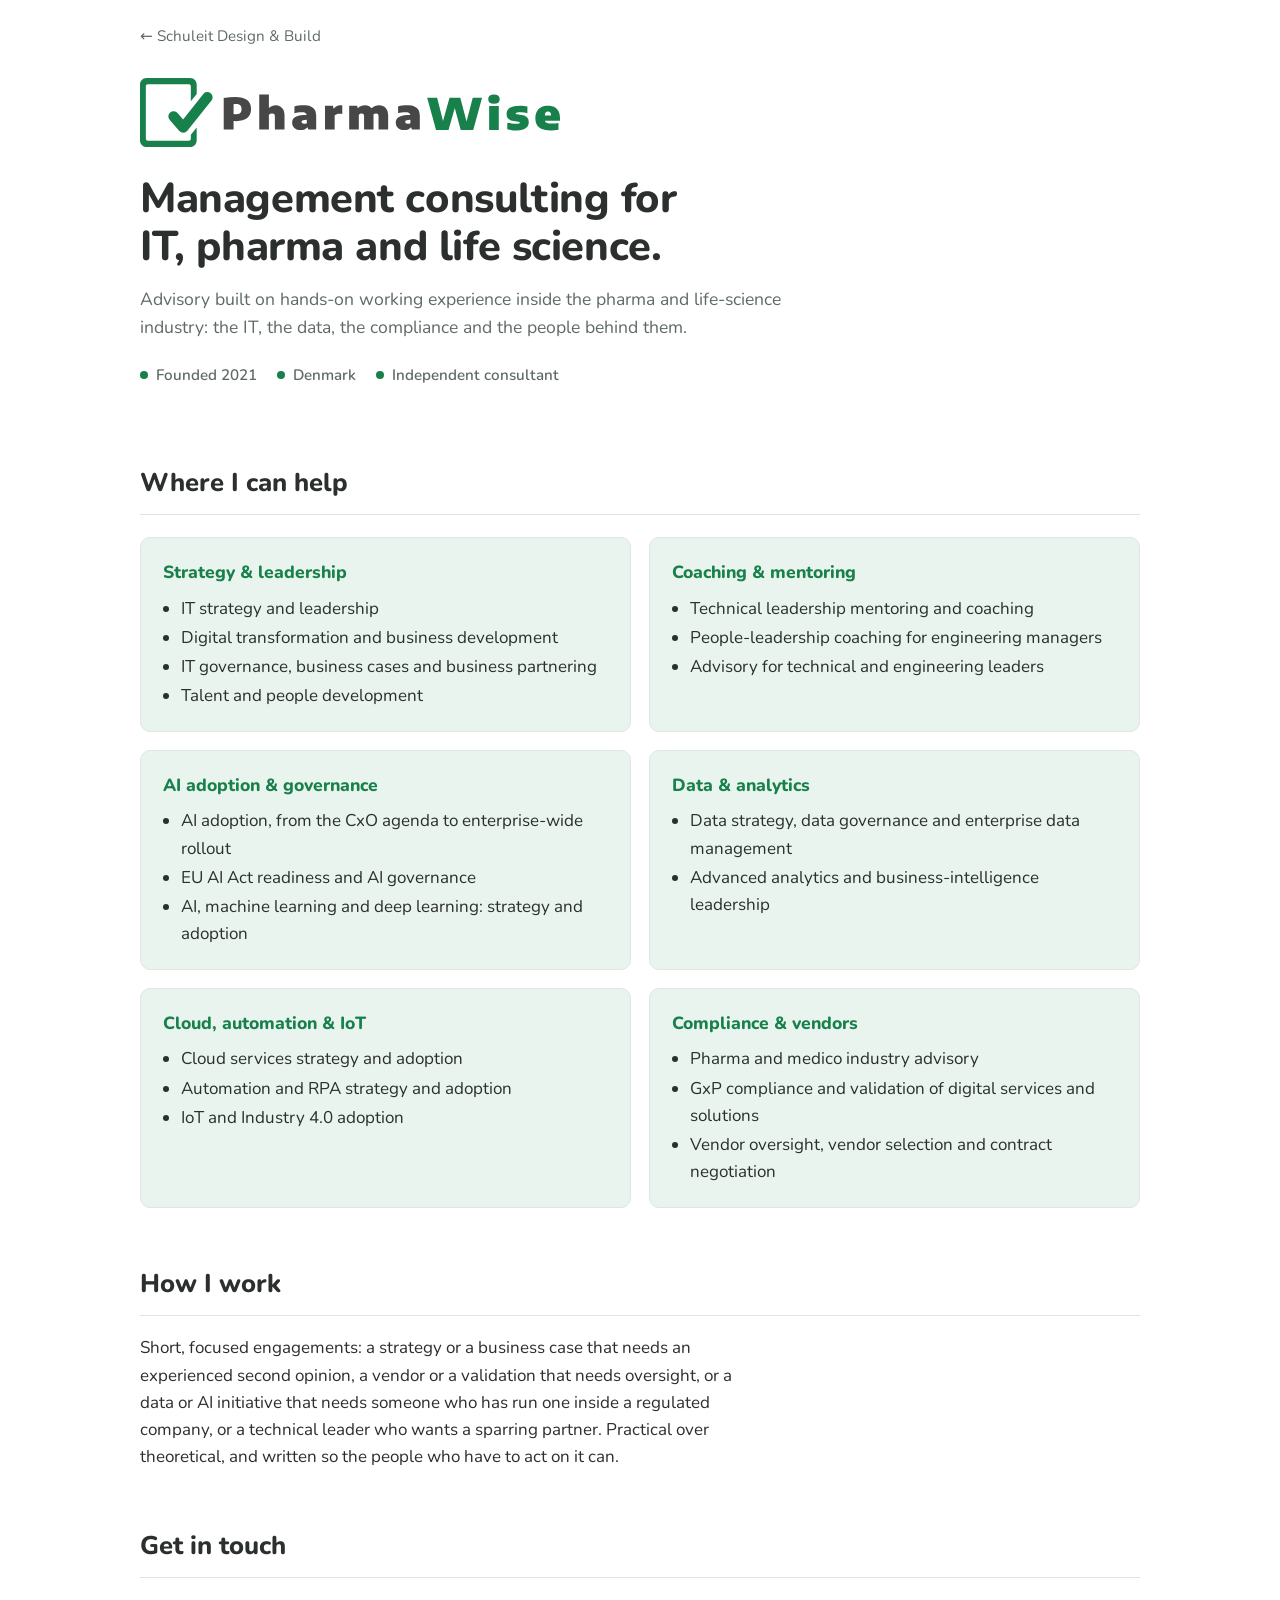
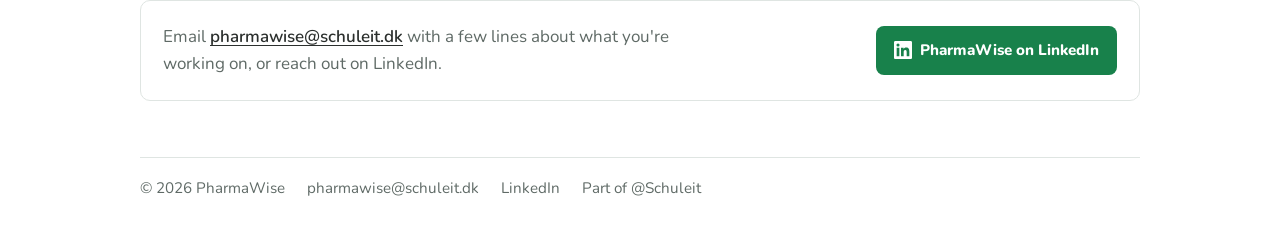
<file: pharmawise/index.html>
<!DOCTYPE html>
<html lang="en">
<head>
  <meta charset="UTF-8">
  <meta name="viewport" content="width=device-width, initial-scale=1">
  <title>PharmaWise</title>
  <meta name="description" content="PharmaWise — management consulting for IT, pharma and life science: strategy, AI adoption and governance, data, cloud and automation, GxP compliance, vendor oversight, and coaching for technical leaders.">
  <link rel="preconnect" href="https://fonts.googleapis.com">
  <link rel="preconnect" href="https://fonts.gstatic.com" crossorigin>
  <link href="https://fonts.googleapis.com/css2?family=Nunito:wght@400;600;800&display=swap" rel="stylesheet">
  <style>
    :root {
      --bg: #ffffff;
      --ink: #2b2f2d;
      --ink-2: #474747;
      --muted: #5f6a66;
      --line: #dfe5e2;
      --green: #18814b;
      --green-ink: #ffffff;
      --tint: #eaf4ee;
      color-scheme: light dark;
    }
    @media (prefers-color-scheme: dark) {
      :root {
        --bg: #101613;
        --ink: #e8ece9;
        --ink-2: #e8ece9;
        --muted: #9aa8a2;
        --line: #26302b;
        --green: #3fae76;
        --green-ink: #0b1411;
        --tint: #16221c;
      }
    }
    * { box-sizing: border-box; }
    html, body { margin: 0; }
    body {
      background: var(--bg);
      color: var(--ink);
      font-family: "Nunito", system-ui, -apple-system, "Segoe UI", sans-serif;
      font-size: 17px;
      line-height: 1.6;
      -webkit-font-smoothing: antialiased;
    }
    a { color: inherit; }
    a:focus-visible, .button:focus-visible { outline: 2px solid var(--green); outline-offset: 3px; }
    .wrap { max-width: 1040px; margin: 0 auto; padding-block: 48px 40px; padding-inline: 20px; }

    /* ---- Header ---- */
    header { padding-block: 8px 20px; }
    .logo { width: min(420px, 100%); height: auto; display: block; margin-bottom: 28px; }
    .pw-green { fill: var(--green); }
    .pw-ink { fill: var(--ink-2); }
    header h1 {
      font-weight: 800;
      font-size: clamp(1.8rem, 4.2vw, 2.6rem);
      line-height: 1.15;
      letter-spacing: -0.01em;
      margin: 0 0 14px;
      max-width: 22ch;
      text-wrap: balance;
    }
    header p { margin: 0; max-width: 60ch; color: var(--muted); font-size: 1.1rem; }
    .facts { display: flex; flex-wrap: wrap; gap: 8px 20px; margin: 22px 0 0; padding: 0; list-style: none; color: var(--muted); font-size: 0.95rem; font-weight: 600; }
    .facts li::before { content: ""; display: inline-block; width: 8px; height: 8px; border-radius: 50%; background: var(--green); margin-right: 8px; vertical-align: 1px; }

    /* ---- Sections ---- */
    section { margin-top: 56px; }
    section h2 { font-weight: 800; font-size: 1.6rem; margin: 0 0 6px; padding-bottom: 10px; border-bottom: 1px solid var(--line); }
    .areas { list-style: none; margin: 22px 0 0; padding: 0; display: grid; grid-template-columns: repeat(2, 1fr); gap: 18px; }
    .areas li { padding: 20px 22px; border: 1px solid var(--line); border-radius: 10px; background: var(--tint); }
    .areas h3 { margin: 0 0 8px; font-size: 1.1rem; font-weight: 800; color: var(--green); }
    .areas ul { margin: 0; padding-left: 18px; color: var(--ink); }
    .areas li li { padding: 0; border: 0; background: none; margin: 2px 0; list-style: disc; }

    .lead { max-width: 62ch; margin: 18px 0 0; }

    /* ---- Contact ---- */
    .contact { display: grid; grid-template-columns: 1fr auto; gap: 14px 24px; align-items: center; margin-top: 22px; padding: 22px; border: 1px solid var(--line); border-radius: 10px; }
    .contact p { margin: 0; color: var(--muted); max-width: 52ch; }
    .contact p a { color: var(--ink); font-weight: 600; text-decoration: underline; text-underline-offset: 3px; }
    .contact p a:hover { color: var(--green); }
    .button {
      white-space: nowrap; text-decoration: none; font-weight: 800; font-size: 0.95rem;
      color: var(--green-ink); background: var(--green); border-radius: 8px; padding: 12px 18px;
      display: inline-flex; align-items: center; gap: 8px;
    }
    .button svg { width: 18px; height: 18px; }
    .button:hover { filter: brightness(1.08); }

    .back { margin: -24px 0 22px; font-size: 0.95rem; }
    .back a { color: var(--muted); text-decoration: none; }
    .back a:hover { color: var(--green); }
    footer { margin-top: 56px; padding-top: 18px; border-top: 1px solid var(--line); color: var(--muted); font-size: 0.95rem; display: flex; flex-wrap: wrap; gap: 8px 22px; }
    footer a { text-decoration: none; }
    footer a:hover { color: var(--green); }

    @media (max-width: 640px) {
      .areas { grid-template-columns: 1fr; }
      .contact { grid-template-columns: 1fr; }
      .button { justify-self: start; }
    }
  </style>
</head>
<body>
  <div class="wrap">

    <nav class="back" aria-label="Site"><a href="/">← Schuleit Design &amp; Build</a></nav>

    <header>
      <svg class="logo" viewBox="328 328 3440 564" role="img" aria-label="PharmaWise"><g transform="translate(328, 328) scale(34.4)" opacity="1"><g transform="scale(0.2214926077625299)" opacity="1"><g transform="translate(-5.004732274724023, -7.011909806100421) scale(0.9786336086671917)" class="pw-green"><path d="M61.611 68.798c-.197.246-.441.431-.658.653v4.498a2.075 2.075 0 0 1-2.07 2.083H13.622a2.085 2.085 0 0 1-2.083-2.083V16.043c0-1.146.939-2.075 2.083-2.075h45.261c1.143 0 2.07.929 2.07 2.075v16.72l6.434-8.071v-10.38c0-3.939-3.211-7.147-7.15-7.147h-47.97c-3.938 0-7.153 3.208-7.153 7.147v61.373c0 3.943 3.215 7.15 7.153 7.15h47.97c3.939 0 7.15-3.207 7.15-7.15V61.546l-5.776 7.252z"></path><path d="M52.627 67.384a5.778 5.778 0 0 1-4.348-1.993l-10.637-12.32a5.737 5.737 0 0 1 .601-8.094 5.733 5.733 0 0 1 8.093.588l6.109 7.075 22.217-27.854a5.715 5.715 0 0 1 8.061-.913 5.724 5.724 0 0 1 .912 8.063L57.113 65.21a5.755 5.755 0 0 1-4.373 2.174h-.113z"></path></g><g transform="translate(380.4523319110272, 55.85113451088905) scale(1)" class="pw-green"><path d="M-22.77 -34.53L-29.42 -9.17L-36.16 -34.53L-47.74 -34.53L-54.71 -9.64L-61.06 -34.53L-71.74 -34.53L-62.23 0L-48.79 0L-42.09 -23.52L-35.7 0L-22.24 0L-12.74 -34.53Z M-5.13 0L5.23 0L5.23 -25.66L-5.13 -25.66ZM-6.11 -33.08C-6.11 -29.8 -4.06 -28.16 0.05 -28.16C4.15 -28.16 6.21 -29.8 6.21 -33.08C6.21 -36.37 4.15 -38.01 0.05 -38.01C-4.06 -38.01 -6.11 -36.37 -6.11 -33.08Z M18.97 0.2C20.66 0.41 22.4 0.51 24.17 0.51C26.96 0.51 29.34 0.16 31.33 -0.54C33.33 -1.24 34.84 -2.24 35.88 -3.56C36.93 -4.87 37.45 -6.44 37.45 -8.26C37.45 -10.7 36.8 -12.51 35.51 -13.68C34.22 -14.86 32.28 -15.63 29.7 -16.01L24.64 -16.75C24.12 -16.83 23.77 -16.93 23.58 -17.07C23.38 -17.2 23.28 -17.38 23.28 -17.62C23.28 -18.04 23.62 -18.37 24.29 -18.63C24.96 -18.89 26.24 -19.02 28.14 -19.02C29.48 -19.02 30.86 -18.93 32.28 -18.75C33.7 -18.57 34.94 -18.33 36 -18.04L36 -25.13C34.96 -25.41 33.71 -25.64 32.26 -25.82C30.8 -26 29.37 -26.08 27.95 -26.08C23.16 -26.08 19.58 -25.31 17.2 -23.76C14.82 -22.22 13.63 -20.05 13.63 -17.27C13.63 -15.06 14.24 -13.32 15.48 -12.05C16.72 -10.78 18.7 -9.95 21.42 -9.57L26.46 -8.82C26.99 -8.74 27.34 -8.63 27.52 -8.49C27.7 -8.35 27.79 -8.14 27.79 -7.86C27.79 -7.44 27.5 -7.12 26.94 -6.89C26.37 -6.67 25.38 -6.56 23.98 -6.56C22.32 -6.56 20.64 -6.67 18.96 -6.89C17.27 -7.12 15.74 -7.43 14.37 -7.82L14.37 -0.7C15.74 -0.31 17.27 -0.01 18.97 0.2Z M71.02 -10.03L71.02 -12.46C71.02 -15.31 70.54 -17.74 69.59 -19.77C68.63 -21.8 67.2 -23.36 65.31 -24.45C63.41 -25.54 61.07 -26.08 58.28 -26.08C55.34 -26.08 52.85 -25.55 50.79 -24.47C48.74 -23.4 47.19 -21.87 46.14 -19.87C45.09 -17.87 44.56 -15.51 44.56 -12.79C44.56 -9.71 45.14 -7.19 46.28 -5.24C47.42 -3.29 49.19 -1.84 51.59 -0.9C53.98 0.04 57.09 0.51 60.92 0.51C63.78 0.51 66.6 0.26 69.39 -0.23L69.39 -7.56C66.87 -7.14 64.57 -6.93 62.51 -6.93C60.58 -6.93 59.08 -7.03 58.01 -7.23C56.95 -7.44 56.18 -7.75 55.7 -8.19C55.23 -8.62 54.94 -9.24 54.83 -10.03ZM55.61 -18.88C56.15 -19.54 56.99 -19.88 58.14 -19.88C59.28 -19.88 60.11 -19.54 60.64 -18.88C61.17 -18.21 61.46 -17.09 61.5 -15.54L54.76 -15.54C54.79 -17.09 55.07 -18.21 55.61 -18.88Z"></path></g><g transform="translate(195.15620196954745, 55.45890189430405) scale(1)" class="pw-ink"><path d="M-105.17 -33.83L-105.17 0L-94.57 0L-94.57 -9.15C-94 -9.15 -93.56 -9.14 -93.27 -9.12L-91.85 -9.1C-86.59 -9.1 -82.59 -10.19 -79.86 -12.37C-77.13 -14.54 -75.77 -17.77 -75.77 -22.05C-75.77 -26.5 -77.19 -29.77 -80.03 -31.86C-82.87 -33.95 -87.21 -35 -93.06 -35C-97.06 -35 -101.09 -34.61 -105.17 -33.83ZM-88.49 -17.14C-89.33 -16.79 -90.41 -16.61 -91.75 -16.61C-92.76 -16.61 -93.7 -16.67 -94.57 -16.8L-94.57 -27.27C-93.84 -27.4 -93 -27.46 -92.03 -27.46C-89.93 -27.46 -88.4 -27.03 -87.44 -26.18C-86.47 -25.32 -85.99 -23.94 -85.99 -22.03C-85.99 -20.69 -86.19 -19.63 -86.61 -18.84C-87.02 -18.05 -87.65 -17.49 -88.49 -17.14Z M-66.97 -37.7L-66.97 0L-56.61 0L-56.61 -16.03C-56.19 -16.43 -55.66 -16.76 -55 -17.01C-54.35 -17.26 -53.67 -17.38 -52.97 -17.38C-52.03 -17.38 -51.32 -17.14 -50.86 -16.65C-50.4 -16.16 -50.17 -15.31 -50.17 -14.12L-50.17 0L-39.82 0L-39.82 -14.77C-39.82 -17.37 -40.22 -19.51 -41.04 -21.2C-41.86 -22.88 -42.97 -24.12 -44.37 -24.91C-45.77 -25.69 -47.37 -26.08 -49.19 -26.08C-50.59 -26.08 -51.89 -25.85 -53.08 -25.38C-54.27 -24.92 -55.3 -24.24 -56.17 -23.35L-56.61 -23.35L-56.61 -37.7Z M-11.63 -24.92C-13.65 -25.7 -16.36 -26.08 -19.75 -26.08C-21.21 -26.08 -22.78 -25.99 -24.46 -25.79C-26.14 -25.6 -27.7 -25.31 -29.13 -24.94L-29.13 -17.55C-27.99 -17.87 -26.74 -18.12 -25.37 -18.3C-24 -18.48 -22.77 -18.57 -21.66 -18.57C-19.77 -18.57 -18.39 -18.36 -17.52 -17.94C-16.66 -17.52 -16.13 -16.81 -15.95 -15.8L-19.4 -15.63C-23.6 -15.41 -26.69 -14.6 -28.66 -13.19C-30.64 -11.79 -31.63 -9.8 -31.63 -7.23C-31.63 -5.74 -31.26 -4.41 -30.54 -3.23C-29.82 -2.06 -28.76 -1.14 -27.36 -0.48C-25.96 0.18 -24.26 0.51 -22.27 0.51C-19.21 0.51 -16.92 -0.4 -15.41 -2.24L-14.97 -2.24L-14.27 0L-5.75 0L-5.75 -13.81C-5.75 -16.89 -6.23 -19.32 -7.17 -21.09C-8.12 -22.87 -9.61 -24.14 -11.63 -24.92ZM-15.85 -6.91C-16.63 -6.49 -17.61 -6.28 -18.79 -6.28C-19.65 -6.28 -20.3 -6.44 -20.75 -6.78C-21.2 -7.11 -21.43 -7.58 -21.43 -8.17C-21.43 -8.82 -21.19 -9.33 -20.7 -9.69C-20.21 -10.06 -19.41 -10.27 -18.3 -10.34L-15.85 -10.45Z M3.74 -25.66L3.74 0L14.1 0L14.1 -15.26C14.62 -15.79 15.36 -16.2 16.34 -16.5C17.32 -16.79 18.34 -16.94 19.4 -16.94C20.58 -16.94 21.54 -16.86 22.27 -16.71L22.27 -25.9C21.49 -26.02 20.75 -26.08 20.05 -26.08C18.53 -26.08 17.2 -25.8 16.08 -25.22C14.95 -24.65 14.06 -23.77 13.4 -22.59L12.96 -22.59L12.14 -25.66Z M68.98 -23.32C67.24 -25.16 64.86 -26.08 61.84 -26.08C60.36 -26.08 58.93 -25.83 57.55 -25.31C56.16 -24.8 54.89 -24.01 53.72 -22.94C52.91 -23.99 51.91 -24.78 50.72 -25.3C49.53 -25.82 48.2 -26.08 46.72 -26.08C45.17 -26.08 43.76 -25.85 42.51 -25.37C41.26 -24.9 40.18 -24.22 39.28 -23.33L38.84 -23.33L38.18 -25.66L29.71 -25.66L29.71 0L40.07 0L40.07 -16.03C40.41 -16.43 40.87 -16.76 41.44 -17.01C42 -17.26 42.62 -17.38 43.29 -17.38C44.12 -17.38 44.73 -17.14 45.12 -16.66C45.52 -16.18 45.72 -15.34 45.72 -14.16L45.72 0L55.87 0L55.87 -15C55.87 -15.36 55.85 -15.85 55.82 -16.47C56.55 -17.08 57.5 -17.38 58.67 -17.38C59.49 -17.38 60.13 -17.14 60.58 -16.65C61.03 -16.16 61.26 -15.33 61.26 -14.16L61.26 0L71.59 0L71.59 -14.75C71.59 -18.62 70.72 -21.48 68.98 -23.32Z M99.75 -24.92C97.73 -25.7 95.03 -26.08 91.64 -26.08C90.17 -26.08 88.6 -25.99 86.92 -25.79C85.24 -25.6 83.69 -25.31 82.26 -24.94L82.26 -17.55C83.39 -17.87 84.64 -18.12 86.01 -18.3C87.38 -18.48 88.62 -18.57 89.72 -18.57C91.62 -18.57 93 -18.36 93.86 -17.94C94.73 -17.52 95.25 -16.81 95.44 -15.8L91.99 -15.63C87.79 -15.41 84.7 -14.6 82.72 -13.19C80.75 -11.79 79.76 -9.8 79.76 -7.23C79.76 -5.74 80.12 -4.41 80.84 -3.23C81.57 -2.06 82.63 -1.14 84.03 -0.48C85.43 0.18 87.12 0.51 89.12 0.51C92.18 0.51 94.47 -0.4 95.97 -2.24L96.42 -2.24L97.12 0L105.63 0L105.63 -13.81C105.63 -16.89 105.16 -19.32 104.21 -21.09C103.26 -22.87 101.78 -24.14 99.75 -24.92ZM95.53 -6.91C94.75 -6.49 93.77 -6.28 92.59 -6.28C91.74 -6.28 91.08 -6.44 90.63 -6.78C90.18 -7.11 89.96 -7.58 89.96 -8.17C89.96 -8.82 90.2 -9.33 90.69 -9.69C91.18 -10.06 91.98 -10.27 93.08 -10.34L95.53 -10.45Z"></path></g></g></g></svg>
      <h1>Management consulting for IT, pharma and life science.</h1>
      <p>Advisory built on hands-on working experience inside the pharma and life-science industry: the IT, the data, the compliance and the people behind them.</p>
      <ul class="facts">
        <li>Founded 2021</li>
        <li>Denmark</li>
        <li>Independent consultant</li>
      </ul>
    </header>

    <section>
      <h2>Where I can help</h2>
      <ul class="areas">
        <li>
          <h3>Strategy &amp; leadership</h3>
          <ul>
            <li>IT strategy and leadership</li>
            <li>Digital transformation and business development</li>
            <li>IT governance, business cases and business partnering</li>
            <li>Talent and people development</li>
          </ul>
        </li>
        <li>
          <h3>Coaching &amp; mentoring</h3>
          <ul>
            <li>Technical leadership mentoring and coaching</li>
            <li>People-leadership coaching for engineering managers</li>
            <li>Advisory for technical and engineering leaders</li>
          </ul>
        </li>
        <li>
          <h3>AI adoption &amp; governance</h3>
          <ul>
            <li>AI adoption, from the CxO agenda to enterprise-wide rollout</li>
            <li>EU AI Act readiness and AI governance</li>
            <li>AI, machine learning and deep learning: strategy and adoption</li>
          </ul>
        </li>
        <li>
          <h3>Data &amp; analytics</h3>
          <ul>
            <li>Data strategy, data governance and enterprise data management</li>
            <li>Advanced analytics and business-intelligence leadership</li>
          </ul>
        </li>
        <li>
          <h3>Cloud, automation &amp; IoT</h3>
          <ul>
            <li>Cloud services strategy and adoption</li>
            <li>Automation and RPA strategy and adoption</li>
            <li>IoT and Industry 4.0 adoption</li>
          </ul>
        </li>
        <li>
          <h3>Compliance &amp; vendors</h3>
          <ul>
            <li>Pharma and medico industry advisory</li>
            <li>GxP compliance and validation of digital services and solutions</li>
            <li>Vendor oversight, vendor selection and contract negotiation</li>
          </ul>
        </li>
      </ul>
    </section>

    <section>
      <h2>How I work</h2>
      <p class="lead">Short, focused engagements: a strategy or a business case that needs an experienced second opinion, a vendor or a validation that needs oversight, or a data or AI initiative that needs someone who has run one inside a regulated company, or a technical leader who wants a sparring partner. Practical over theoretical, and written so the people who have to act on it can.</p>
    </section>

    <section>
      <h2>Get in touch</h2>
      <div class="contact">
        <p>Email <a href="mailto:pharmawise@schuleit.dk?subject=PharmaWise%20enquiry">pharmawise@schuleit.dk</a> with a few lines about what you're working on, or reach out on LinkedIn.</p>
        <a class="button" href="https://www.linkedin.com/company/pharmawisedk/" target="_blank" rel="noopener">
          <svg viewBox="0 0 24 24" fill="currentColor" aria-hidden="true"><path d="M20.447 20.452h-3.554v-5.569c0-1.328-.027-3.037-1.852-3.037-1.853 0-2.136 1.445-2.136 2.939v5.667H9.351V9h3.414v1.561h.046c.477-.9 1.637-1.85 3.37-1.85 3.601 0 4.267 2.37 4.267 5.455v6.286zM5.337 7.433a2.062 2.062 0 0 1-2.063-2.065 2.064 2.064 0 1 1 2.063 2.065zm1.782 13.019H3.555V9h3.564v11.452zM22.225 0H1.771C.792 0 0 .774 0 1.729v20.542C0 23.227.792 24 1.771 24h20.451C23.2 24 24 23.227 24 22.271V1.729C24 .774 23.2 0 22.222 0h.003z"/></svg>
          PharmaWise on LinkedIn
        </a>
      </div>
    </section>

    <footer>
      <span>© 2026 PharmaWise</span>
      <a href="mailto:pharmawise@schuleit.dk">pharmawise@schuleit.dk</a>
      <a href="https://www.linkedin.com/company/pharmawisedk/" target="_blank" rel="noopener">LinkedIn</a>
      <a href="https://schuleit.dk/">Part of @Schuleit</a>
    </footer>

  </div>
</body>
</html>
</file>
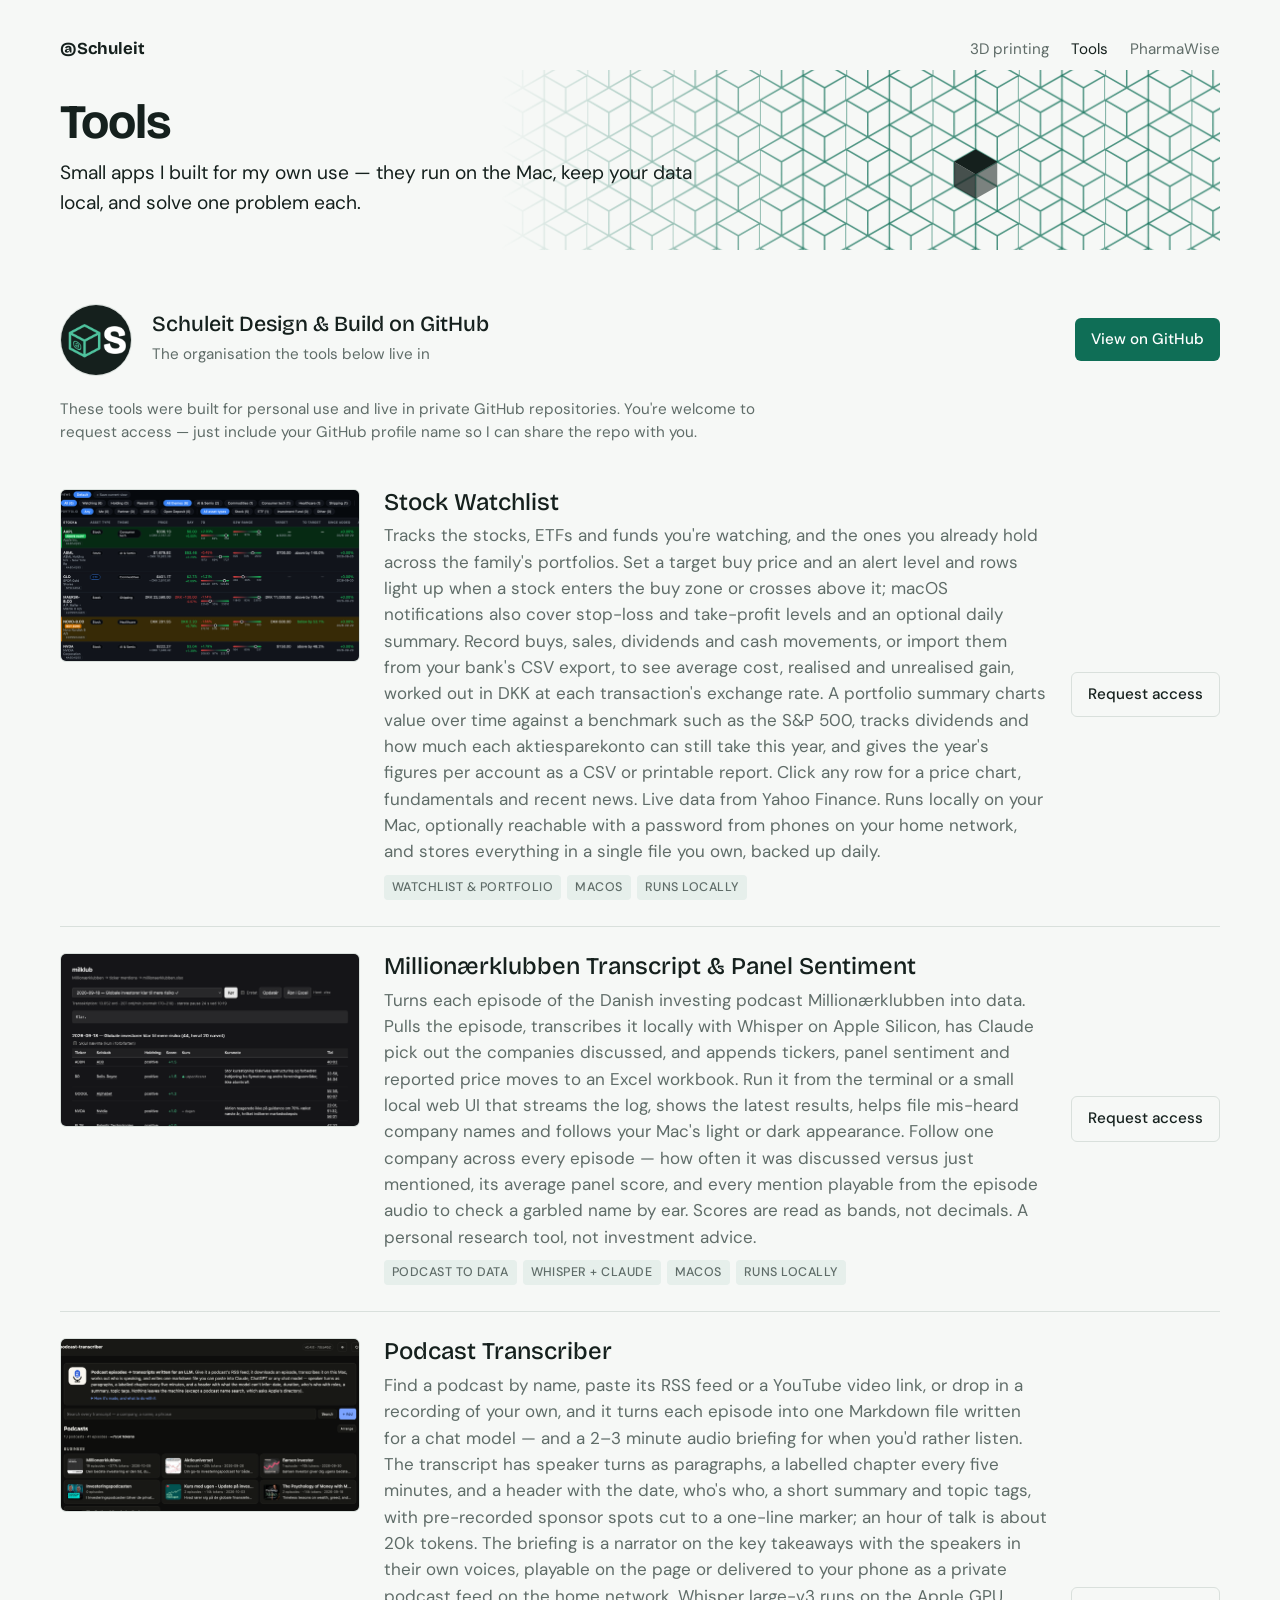
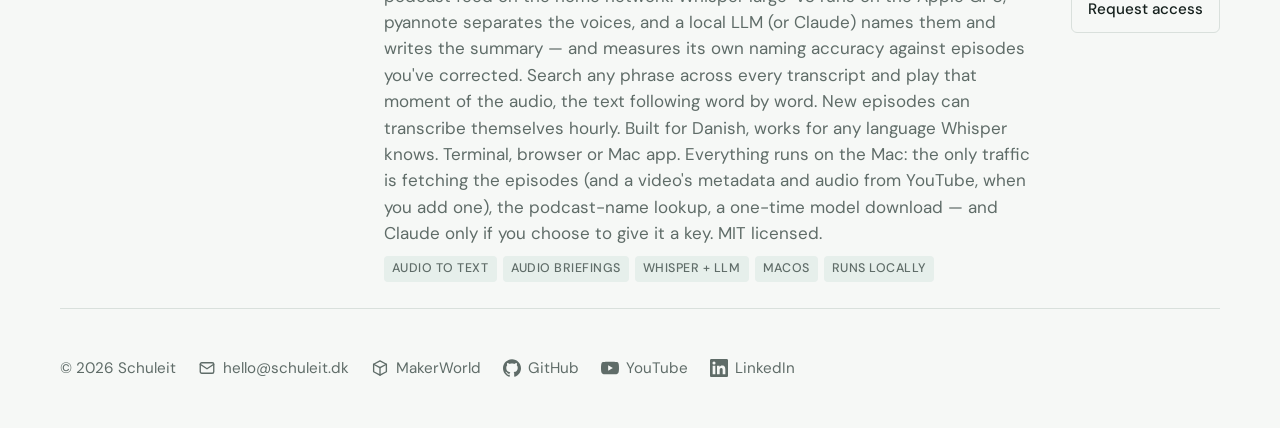
<file: tools/index.html>
<!DOCTYPE html>
<html lang="en">
<head>
  <meta charset="UTF-8">
  <meta name="viewport" content="width=device-width, initial-scale=1">
  <title>Tools · @Schuleit</title>
  <meta name="description" content="Small tools by @Schuleit: a podcast transcriber with audio briefings, a stock watchlist and portfolio tracker, and a podcast-to-data pipeline. They run on your Mac.">

  <link rel="preconnect" href="https://fonts.googleapis.com">
  <link rel="preconnect" href="https://fonts.gstatic.com" crossorigin>
  <link href="https://fonts.googleapis.com/css2?family=Bricolage+Grotesque:opsz,wght@12..96,500;12..96,700&family=DM+Sans:ital,wght@0,400;0,500;1,400&display=swap" rel="stylesheet">
  <link rel="stylesheet" href="/site.css">
</head>
<body>
  <div class="wrap">
    <nav class="topnav" aria-label="Site">
      <a class="home" href="/">@Schuleit</a>
      <a href="/3d-printing/">3D printing</a>
      <a href="/tools/" aria-current="page">Tools</a>
      <a href="/pharmawise/">PharmaWise</a>
    </nav>

    <header class="page-head">
      <div class="grid-bg" aria-hidden="true">
        <svg viewBox="0 0 700 236" preserveAspectRatio="xMaxYMid slice">
          <defs>
            <pattern id="cubes" width="84" height="48" patternUnits="userSpaceOnUse">
              <path class="cubes" d="M21 0 L42 12 L21 24 L0 12 Z M0 12 L21 24 L21 48 L0 36 Z M42 12 L21 24 L21 48 L42 36 Z"/>
              <path class="cubes" d="M63 24 L84 36 L63 48 L42 36 Z M42 36 L63 48 L63 72 L42 60 Z M84 36 L63 48 L63 72 L84 60 Z"/>
              <path class="cubes" d="M63 -24 L84 -12 L63 0 L42 -12 Z M42 -12 L63 0 L63 24 L42 12 Z M84 -12 L63 0 L63 24 L84 12 Z"/>
            </pattern>
          </defs>
          <rect width="700" height="236" fill="url(#cubes)"/>
          <!-- the one lit cube -->
          <g transform="translate(441 108)">
            <path class="lit-top" d="M21 0 L42 12 L21 24 L0 12 Z"/>
            <path class="lit-l" d="M0 12 L21 24 L21 48 L0 36 Z"/>
            <path class="lit-r" d="M42 12 L21 24 L21 48 L42 36 Z"/>
          </g>
        </svg>
      </div>
      <h1>Tools</h1>
      <p class="lead">Small apps I built for my own use — they run on the Mac, keep your data local, and solve one problem each.</p>
    </header>

    <section class="first">
      <div class="maker">
        <img class="avatar" src="/brand/logo-mark-at.png" alt="Schuleit Design &amp; Build logo: a cube with an @ on one face, beside a bold S" width="64" height="64">
        <h3><a href="https://github.com/Schuleit-Design-Build" target="_blank" rel="noopener">Schuleit Design &amp; Build on GitHub</a></h3>
        <p class="stats">The organisation the tools below live in</p>
        <a class="button" href="https://github.com/Schuleit-Design-Build" target="_blank" rel="noopener">View on GitHub</a>
      </div>
      <p class="note" id="request">These tools were built for personal use and live in private GitHub repositories. You're welcome to request access — just include your GitHub profile name so I can share the repo with you.</p>
      <!-- Each tool is one <li class="app">. Copy a block, paste it, edit the text. -->
      <ul class="apps">
        <li class="app has-thumb">
          <figure class="thumb"><img src="/img/stock-watchlist.png" alt="Stock Watchlist showing a table of stocks with price, 52-week range, target and buy-zone highlights" loading="lazy"></figure>
          <h3>Stock Watchlist</h3>
          <p>Tracks the stocks, ETFs and funds you're watching, and the ones you already hold across the family's portfolios. Set a target buy price and an alert level and rows light up when a stock enters the buy zone or crosses above it; macOS notifications also cover stop-loss and take-profit levels and an optional daily summary. Record buys, sales, dividends and cash movements, or import them from your bank's CSV export, to see average cost, realised and unrealised gain, worked out in DKK at each transaction's exchange rate. A portfolio summary charts value over time against a benchmark such as the S&amp;P 500, tracks dividends and how much each aktiesparekonto can still take this year, and gives the year's figures per account as a CSV or printable report. Click any row for a price chart, fundamentals and recent news. Live data from Yahoo Finance. Runs locally on your Mac, optionally reachable with a password from phones on your home network, and stores everything in a single file you own, backed up daily.</p>
          <div class="tags"><span class="tag">Watchlist &amp; portfolio</span><span class="tag">macOS</span><span class="tag">Runs locally</span></div>
          <a class="button soon" href="mailto:github@schuleit.dk?subject=Access%20request%3A%20Stock%20Watchlist&amp;body=Hi%20Alex%2C%0A%0AI%27d%20like%20access%20to%3A%20Stock%20Watchlist%0AMy%20GitHub%20profile%20name%3A%20%0A%0AThanks">Request access</a>
        </li>
        <li class="app has-thumb">
          <figure class="thumb"><img src="/img/millionaerklubben.png" alt="Milklub web UI listing companies mentioned in a podcast episode with panel stance and score" loading="lazy"></figure>
          <h3>Millionærklubben Transcript &amp; Panel Sentiment</h3>
          <p>Turns each episode of the Danish investing podcast Millionærklubben into data. Pulls the episode, transcribes it locally with Whisper on Apple Silicon, has Claude pick out the companies discussed, and appends tickers, panel sentiment and reported price moves to an Excel workbook. Run it from the terminal or a small local web UI that streams the log, shows the latest results, helps file mis-heard company names and follows your Mac's light or dark appearance. Follow one company across every episode — how often it was discussed versus just mentioned, its average panel score, and every mention playable from the episode audio to check a garbled name by ear. Scores are read as bands, not decimals. A personal research tool, not investment advice.</p>
          <div class="tags"><span class="tag">Podcast to data</span><span class="tag">Whisper + Claude</span><span class="tag">macOS</span><span class="tag">Runs locally</span></div>
          <a class="button soon" href="mailto:github@schuleit.dk?subject=Access%20request%3A%20Millionærklubben&amp;body=Hi%20Alex%2C%0A%0AI%27d%20like%20access%20to%3A%20Millionærklubben%20Transcript%20%26%20Panel%20Sentiment%0AMy%20GitHub%20profile%20name%3A%20%0A%0AThanks">Request access</a>
        </li>
        <li class="app has-thumb">
          <figure class="thumb"><img src="/img/podcast-transcriber.png" alt="Podcast Transcriber web UI: search bar and podcasts as tiles with episode counts and token totals" loading="lazy"></figure>
          <h3>Podcast Transcriber</h3>
          <p>Find a podcast by name, paste its RSS feed or a YouTube video link, or drop in a recording of your own, and it turns each episode into one Markdown file written for a chat model — and a 2–3 minute audio briefing for when you'd rather listen. The transcript has speaker turns as paragraphs, a labelled chapter every five minutes, and a header with the date, who's who, a short summary and topic tags, with pre-recorded sponsor spots cut to a one-line marker; an hour of talk is about 20k tokens. The briefing is a narrator on the key takeaways with the speakers in their own voices, playable on the page or delivered to your phone as a private podcast feed on the home network. Whisper large-v3 runs on the Apple GPU, pyannote separates the voices, and a local LLM (or Claude) names them and writes the summary — and measures its own naming accuracy against episodes you've corrected. Search any phrase across every transcript and play that moment of the audio, the text following word by word. New episodes can transcribe themselves hourly. Built for Danish, works for any language Whisper knows. Terminal, browser or Mac app. Everything runs on the Mac: the only traffic is fetching the episodes (and a video's metadata and audio from YouTube, when you add one), the podcast-name lookup, a one-time model download — and Claude only if you choose to give it a key. MIT licensed.</p>
          <div class="tags"><span class="tag">Audio to text</span><span class="tag">Audio briefings</span><span class="tag">Whisper + LLM</span><span class="tag">macOS</span><span class="tag">Runs locally</span></div>
          <a class="button soon" href="mailto:github@schuleit.dk?subject=Access%20request%3A%20Podcast%20Transcriber&amp;body=Hi%20Alex%2C%0A%0AI%27d%20like%20access%20to%3A%20Podcast%20Transcriber%0AMy%20GitHub%20profile%20name%3A%20%0A%0AThanks">Request access</a>
        </li>
      </ul>

    </section>

    <footer>
      <span>© 2026 Schuleit</span>
      <a href="mailto:hello@schuleit.dk">
        <svg viewBox="0 0 24 24" fill="none" stroke="currentColor" stroke-width="1.8" stroke-linecap="round" stroke-linejoin="round" aria-hidden="true"><rect x="3" y="5" width="18" height="14" rx="2"/><path d="m3 7 9 6 9-6"/></svg>
        hello@schuleit.dk
      </a>
      <a href="https://makerworld.com/en/@schuleit" target="_blank" rel="noopener">
        <svg viewBox="0 0 24 24" fill="none" stroke="currentColor" stroke-width="1.8" stroke-linecap="round" stroke-linejoin="round" aria-hidden="true"><path d="M12 2.5 3.5 7v10L12 21.5l8.5-4.5V7Z"/><path d="M3.5 7 12 11.5 20.5 7"/><path d="M12 11.5v10"/></svg>
        MakerWorld
      </a>
      <a href="https://github.com/Schuleit" target="_blank" rel="noopener">
        <svg viewBox="0 0 24 24" fill="currentColor" aria-hidden="true"><path d="M12 .297c-6.63 0-12 5.373-12 12 0 5.303 3.438 9.8 8.205 11.385.6.113.82-.258.82-.577 0-.285-.01-1.04-.015-2.04-3.338.724-4.042-1.61-4.042-1.61C4.422 18.07 3.633 17.7 3.633 17.7c-1.087-.744.084-.729.084-.729 1.205.084 1.838 1.236 1.838 1.236 1.07 1.835 2.809 1.305 3.495.998.108-.776.417-1.305.76-1.605-2.665-.3-5.466-1.332-5.466-5.93 0-1.31.465-2.38 1.235-3.22-.135-.303-.54-1.523.105-3.176 0 0 1.005-.322 3.3 1.23.96-.267 1.98-.399 3-.405 1.02.006 2.04.138 3 .405 2.28-1.552 3.285-1.23 3.285-1.23.645 1.653.24 2.873.12 3.176.765.84 1.23 1.91 1.23 3.22 0 4.61-2.805 5.625-5.475 5.92.42.36.81 1.096.81 2.22 0 1.606-.015 2.896-.015 3.286 0 .315.21.69.825.57C20.565 22.092 24 17.592 24 12.297c0-6.627-5.373-12-12-12"/></svg>
        GitHub
      </a>
      <a href="https://www.youtube.com/@3DPrinted42" target="_blank" rel="noopener">
        <svg viewBox="0 0 24 24" fill="currentColor" aria-hidden="true"><path d="M23.498 6.186a3.016 3.016 0 0 0-2.122-2.136C19.505 3.545 12 3.545 12 3.545s-7.505 0-9.377.505A3.017 3.017 0 0 0 .502 6.186C0 8.07 0 12 0 12s0 3.93.502 5.814a3.016 3.016 0 0 0 2.122 2.136c1.871.505 9.376.505 9.376.505s7.505 0 9.377-.505a3.015 3.015 0 0 0 2.122-2.136C24 15.93 24 12 24 12s0-3.93-.502-5.814zM9.545 15.568V8.432L15.818 12l-6.273 3.568z"/></svg>
        YouTube
      </a>
      <a href="https://www.linkedin.com/company/schuleit-design-build/" target="_blank" rel="noopener">
        <svg viewBox="0 0 24 24" fill="currentColor" aria-hidden="true"><path d="M20.447 20.452h-3.554v-5.569c0-1.328-.027-3.037-1.852-3.037-1.853 0-2.136 1.445-2.136 2.939v5.667H9.351V9h3.414v1.561h.046c.477-.9 1.637-1.85 3.37-1.85 3.601 0 4.267 2.37 4.267 5.455v6.286zM5.337 7.433a2.062 2.062 0 0 1-2.063-2.065 2.064 2.064 0 1 1 2.063 2.065zm1.782 13.019H3.555V9h3.564v11.452zM22.225 0H1.771C.792 0 0 .774 0 1.729v20.542C0 23.227.792 24 1.771 24h20.451C23.2 24 24 23.227 24 22.271V1.729C24 .774 23.2 0 22.222 0h.003z"/></svg>
        LinkedIn
      </a>
    </footer>

  </div>
</body>
</html>
</file>
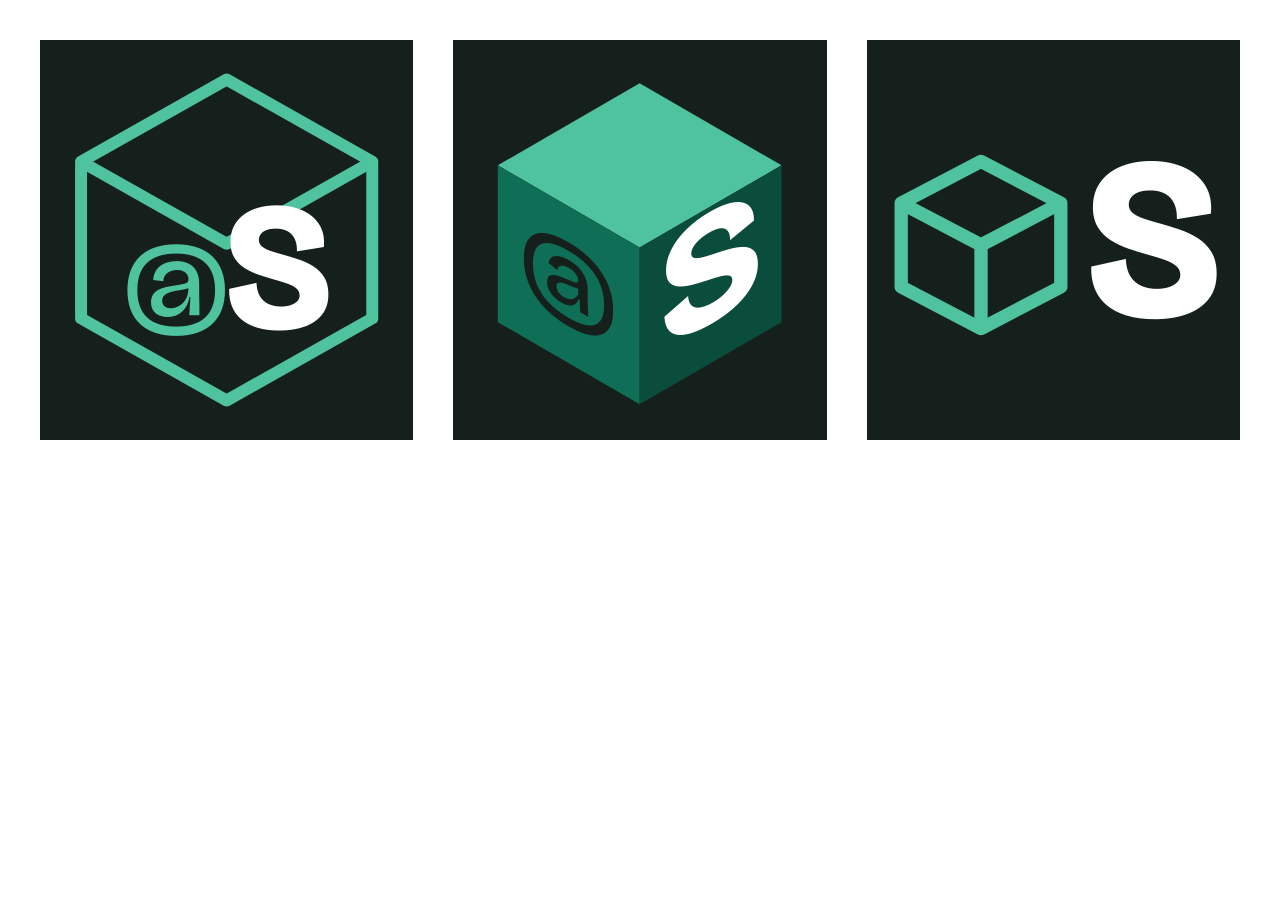
<file: brand/logos-cube-source.html>
<!DOCTYPE html><html><head><meta charset="utf-8">
<link href="https://fonts.googleapis.com/css2?family=Bricolage+Grotesque:opsz,wght@12..96,400;12..96,800&display=swap" rel="stylesheet">
<style>
  body{margin:0;background:#fff;display:flex;gap:40px;padding:40px;font-family:"Bricolage Grotesque",sans-serif}
  .tile{width:400px;height:400px;background:#15201d;display:grid;place-items:center;overflow:hidden;position:relative}
  .tile svg{position:absolute;inset:0;width:100%;height:100%}
  .mono{display:flex;align-items:baseline;line-height:1;letter-spacing:-0.04em;position:relative}
  .at{font-weight:400;color:#4fc39e;position:relative}
  .s{font-weight:800;color:#fff}
  /* 1: cube frame around the monogram */
  .one .at{font-size:124px;top:-4px;margin-right:-4px}.one .s{font-size:182px}
  /* 2: solid cube, S on the front face */
  /* 3: cube takes the place of the @ */
  .three .s{font-size:230px}
  .three .cube{width:190px;height:190px;position:static;margin-right:10px;align-self:center;margin-top:10px}
</style></head><body>

<div class="tile one">
  <svg viewBox="0 0 100 100" fill="none" stroke="#4fc39e" stroke-width="3.2" stroke-linejoin="round">
    <path d="M50 7 L89 29 L89 71 L50 93 L11 71 L11 29 Z"/>
    <path d="M11 29 L50 51 L89 29"/>
  </svg>
  <div class="mono" style="margin-top:56px"><span class="at">@</span><span class="s">S</span></div>
</div>

<div class="tile two">
  <svg viewBox="0 0 100 100">
    <polygon points="50,8 88,30 50,52 12,30" fill="#4fc39e"/>
    <polygon points="12,30 50,52 50,94 12,72" fill="#0f6e56"/>
    <polygon points="88,30 50,52 50,94 88,72" fill="#0b4d3c"/>
    <text x="69" y="72" text-anchor="middle" font-family="Bricolage Grotesque" font-weight="800" font-size="44" fill="#fff" transform="matrix(1 -0.58 0 1 0 40)">S</text>
    <text x="31" y="70" text-anchor="middle" font-family="Bricolage Grotesque" font-weight="400" font-size="30" fill="#15201d" transform="matrix(1 0.58 0 1 0 -18)">@</text>
  </svg>
</div>

<div class="tile three">
  <div class="mono">
    <svg class="cube" viewBox="0 0 100 100" fill="none" stroke="#4fc39e" stroke-width="7" stroke-linejoin="round">
      <path d="M50 6 L92 28 L92 72 L50 94 L8 72 L8 28 Z"/>
      <path d="M8 28 L50 50 L92 28 M50 50 L50 94"/>
    </svg>
    <span class="s">S</span>
  </div>
</div>

</body></html>
</file>
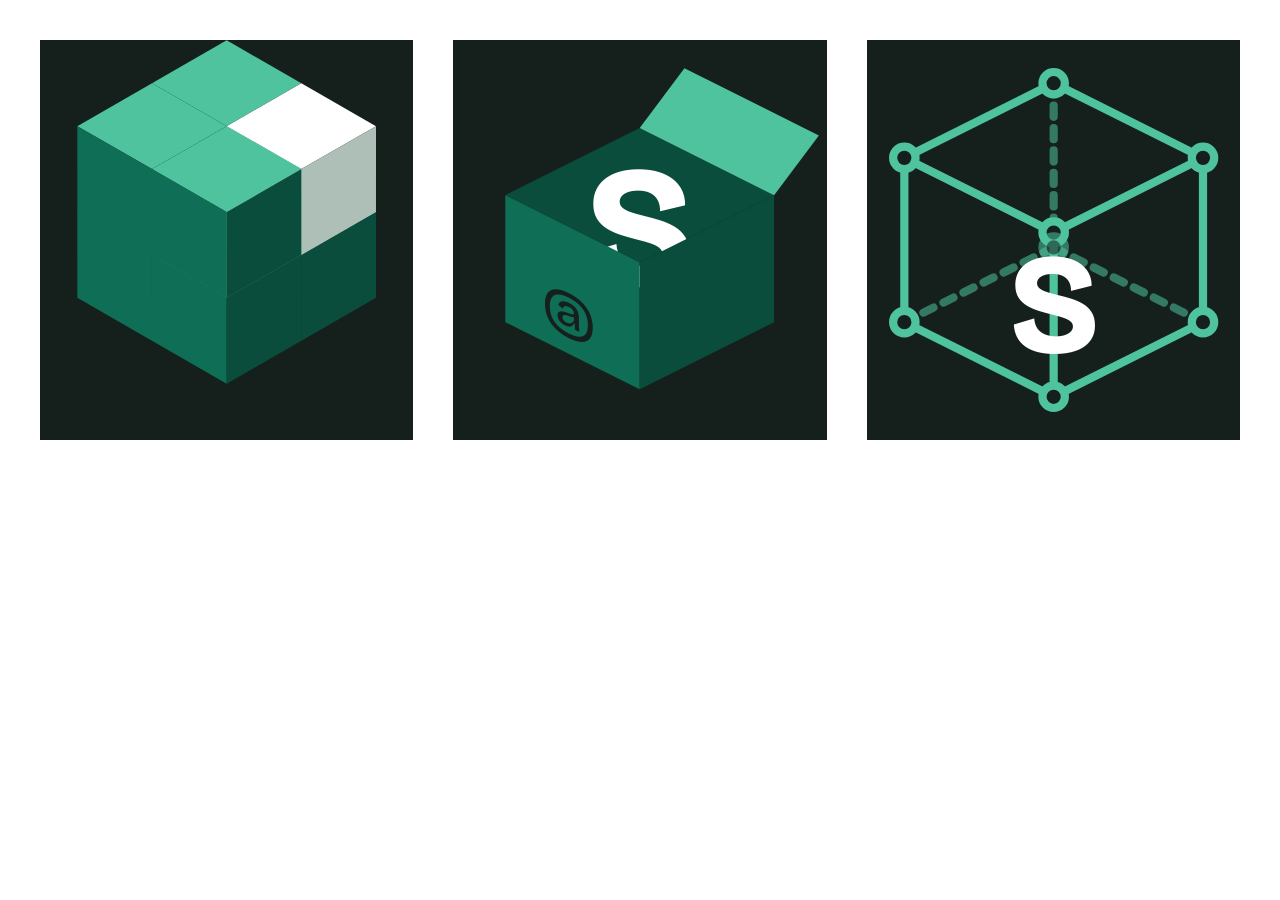
<file: brand/logos-cube2-source.html>
<!DOCTYPE html><html><head><meta charset="utf-8">
<link href="https://fonts.googleapis.com/css2?family=Bricolage+Grotesque:opsz,wght@12..96,400;12..96,800&display=swap" rel="stylesheet">
<style>
  body{margin:0;background:#fff;display:flex;gap:40px;padding:40px;font-family:"Bricolage Grotesque",sans-serif}
  .tile{width:400px;height:400px;background:#15201d;display:grid;place-items:center;overflow:hidden;position:relative}
  .tile svg{position:absolute;inset:0;width:100%;height:100%}
</style></head><body>

<!-- 7: voxel cube — 2x2x2 small cubes, one lit white -->
<div class="tile seven">
  <svg viewBox="0 0 100 100">
    <defs>
      <g id="c">
        <polygon points="0,-11.5 20,0 0,11.5 -20,0" fill="#4fc39e"/>
        <polygon points="-20,0 0,11.5 0,34.5 -20,23" fill="#0f6e56"/>
        <polygon points="20,0 0,11.5 0,34.5 20,23" fill="#0b4d3c"/>
      </g>
      <g id="w">
        <polygon points="0,-11.5 20,0 0,11.5 -20,0" fill="#ffffff"/>
        <polygon points="-20,0 0,11.5 0,34.5 -20,23" fill="#d7e2dd"/>
        <polygon points="20,0 0,11.5 0,34.5 20,23" fill="#aebfb8"/>
      </g>
    </defs>
    <!-- back row, bottom layer -->
    <use href="#c" x="50" y="31"/>
    <!-- bottom layer, middle -->
    <use href="#c" x="30" y="42.5"/><use href="#c" x="70" y="42.5"/>
    <use href="#c" x="50" y="54"/>
    <!-- top layer -->
    <use href="#c" x="50" y="8"/>
    <use href="#c" x="30" y="19.5"/><use href="#w" x="70" y="19.5"/>
    <use href="#c" x="50" y="31"/>
  </svg>
</div>

<!-- 8: open box — lid up, S rising out -->
<div class="tile eight">
  <svg viewBox="0 0 100 100" stroke-linejoin="round">
    <!-- back walls -->
    <polygon points="14,38 50,20 86,38 50,56" fill="#0b4d3c"/>
    <!-- letter inside -->
    <text x="50" y="62" text-anchor="middle" font-family="Bricolage Grotesque" font-weight="800" font-size="46" fill="#fff">S</text>
    <!-- front walls -->
    <polygon points="14,38 50,56 50,90 14,72" fill="#0f6e56"/>
    <polygon points="86,38 50,56 50,90 86,72" fill="#0b4d3c"/>
    <!-- open lid, hinged on the back-right edge -->
    <polygon points="86,38 50,20 62,4 98,22" fill="#4fc39e"/>
    <!-- @ on the front face -->
    <text x="31" y="71" text-anchor="middle" font-family="Bricolage Grotesque" font-weight="400" font-size="16" fill="#15201d" transform="matrix(1 0.5 0 1 0 -12)">@</text>
  </svg>
</div>

<!-- 9: CAD wireframe — cube with vertex nodes and a hidden edge dashed, S centred -->
<div class="tile nine">
  <svg viewBox="0 0 100 100" fill="none" stroke-linejoin="round" stroke-linecap="round">
    <g stroke="#4fc39e" stroke-width="2.2">
      <path d="M50 8 L90 28 L90 72 L50 92 L10 72 L10 28 Z"/>
      <path d="M10 28 L50 48 L90 28 M50 48 L50 92"/>
      <path d="M50 8 L50 52 M50 52 L10 72 M50 52 L90 72" stroke-dasharray="3 3" opacity="0.55"/>
    </g>
    <g fill="#15201d" stroke="#4fc39e" stroke-width="2.2">
      <circle cx="50" cy="8" r="3"/><circle cx="90" cy="28" r="3"/><circle cx="90" cy="72" r="3"/><circle cx="50" cy="92" r="3"/>
      <circle cx="10" cy="72" r="3"/><circle cx="10" cy="28" r="3"/><circle cx="50" cy="48" r="3"/><circle cx="50" cy="52" r="3" opacity="0.55"/>
    </g>
    <text x="50" y="80" text-anchor="middle" font-family="Bricolage Grotesque" font-weight="800" font-size="38" fill="#fff" stroke="none">S</text>
  </svg>
</div>

</body></html>
</file>
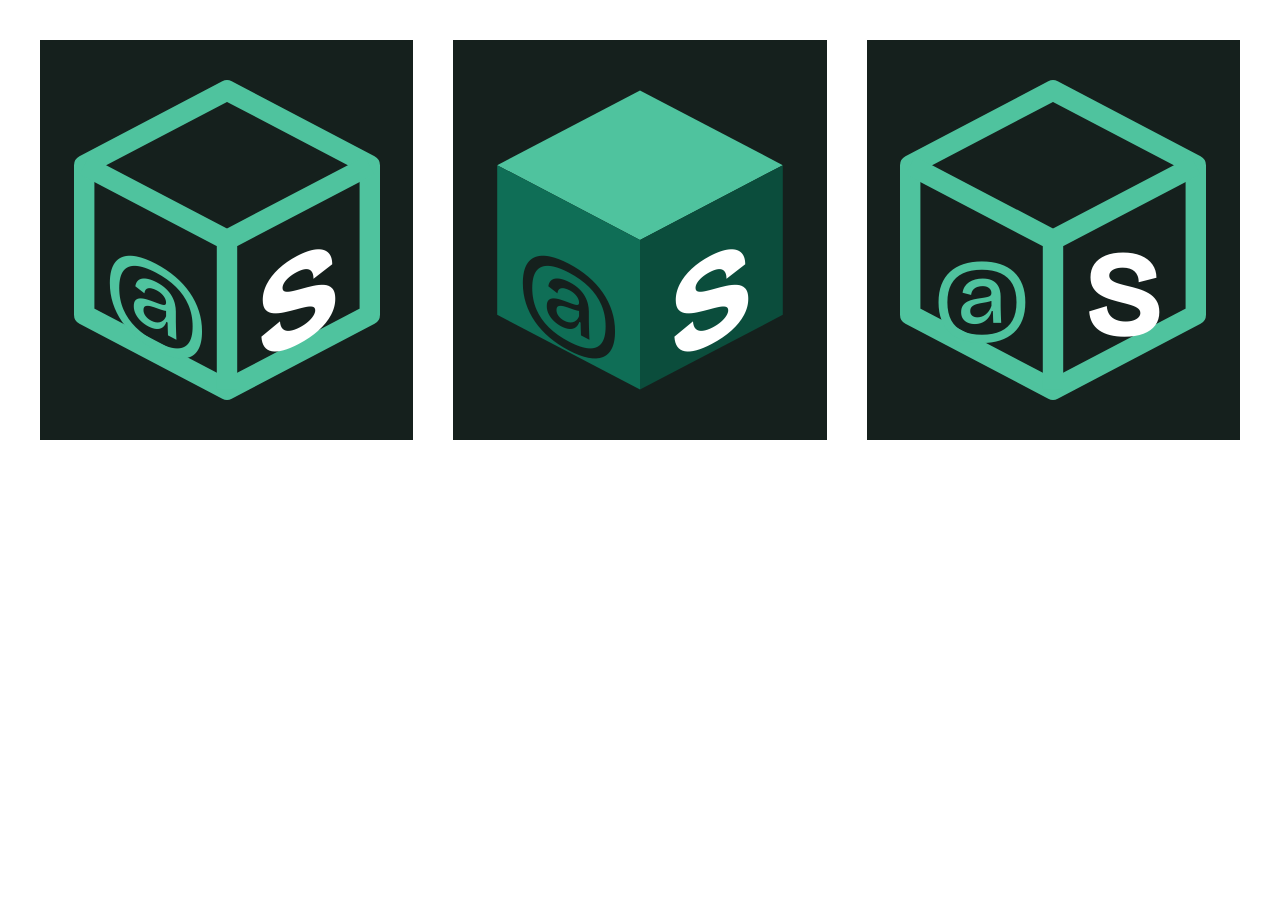
<file: brand/logos-faces-source.html>
<!DOCTYPE html><html><head><meta charset="utf-8">
<link href="https://fonts.googleapis.com/css2?family=Bricolage+Grotesque:opsz,wght@12..96,400;12..96,800&display=swap" rel="stylesheet">
<style>
  body{margin:0;background:#fff;display:flex;gap:40px;padding:40px}
  .tile{width:400px;height:400px;background:#15201d;display:grid;place-items:center;overflow:hidden}
  .tile svg{width:340px;height:340px}
  text{font-family:"Bricolage Grotesque",sans-serif}
</style></head><body>

<!-- 1: wireframe, letters projected onto the faces -->
<div class="tile"><svg viewBox="0 0 100 100" fill="none" stroke-linejoin="round">
  <path d="M50 6 L92 28 L92 72 L50 94 L8 72 L8 28 Z" stroke="#4fc39e" stroke-width="6"/>
  <path d="M8 28 L50 50 L92 28 M50 50 L50 94" stroke="#4fc39e" stroke-width="6"/>
  <!-- left face: x 8..50, slope +0.52 -->
  <text x="29" y="79" text-anchor="middle" font-weight="400" font-size="34" fill="#4fc39e" transform="matrix(1 0.524 0 1 0 -15.2)">@</text>
  <!-- right face: x 50..92, slope -0.52 -->
  <text x="71" y="80" text-anchor="middle" font-weight="800" font-size="38" fill="#fff" transform="matrix(1 -0.524 0 1 0 37.2)">S</text>
</svg></div>

<!-- 2: solid faces, letters projected -->
<div class="tile"><svg viewBox="0 0 100 100" stroke-linejoin="round">
  <polygon points="50,6 92,28 50,50 8,28" fill="#4fc39e"/>
  <polygon points="8,28 50,50 50,94 8,72" fill="#0f6e56"/>
  <polygon points="92,28 50,50 50,94 92,72" fill="#0b4d3c"/>
  <text x="29" y="79" text-anchor="middle" font-weight="400" font-size="34" fill="#15201d" transform="matrix(1 0.524 0 1 0 -15.2)">@</text>
  <text x="71" y="80" text-anchor="middle" font-weight="800" font-size="38" fill="#fff" transform="matrix(1 -0.524 0 1 0 37.2)">S</text>
</svg></div>

<!-- 3: wireframe, letters upright (not projected), sitting in each face -->
<div class="tile"><svg viewBox="0 0 100 100" fill="none" stroke-linejoin="round">
  <path d="M50 6 L92 28 L92 72 L50 94 L8 72 L8 28 Z" stroke="#4fc39e" stroke-width="6"/>
  <path d="M8 28 L50 50 L92 28 M50 50 L50 94" stroke="#4fc39e" stroke-width="6"/>
  <text x="29" y="77" text-anchor="middle" font-weight="400" font-size="32" fill="#4fc39e">@</text>
  <text x="71" y="78" text-anchor="middle" font-weight="800" font-size="36" fill="#fff">S</text>
</svg></div>

</body></html>
</file>
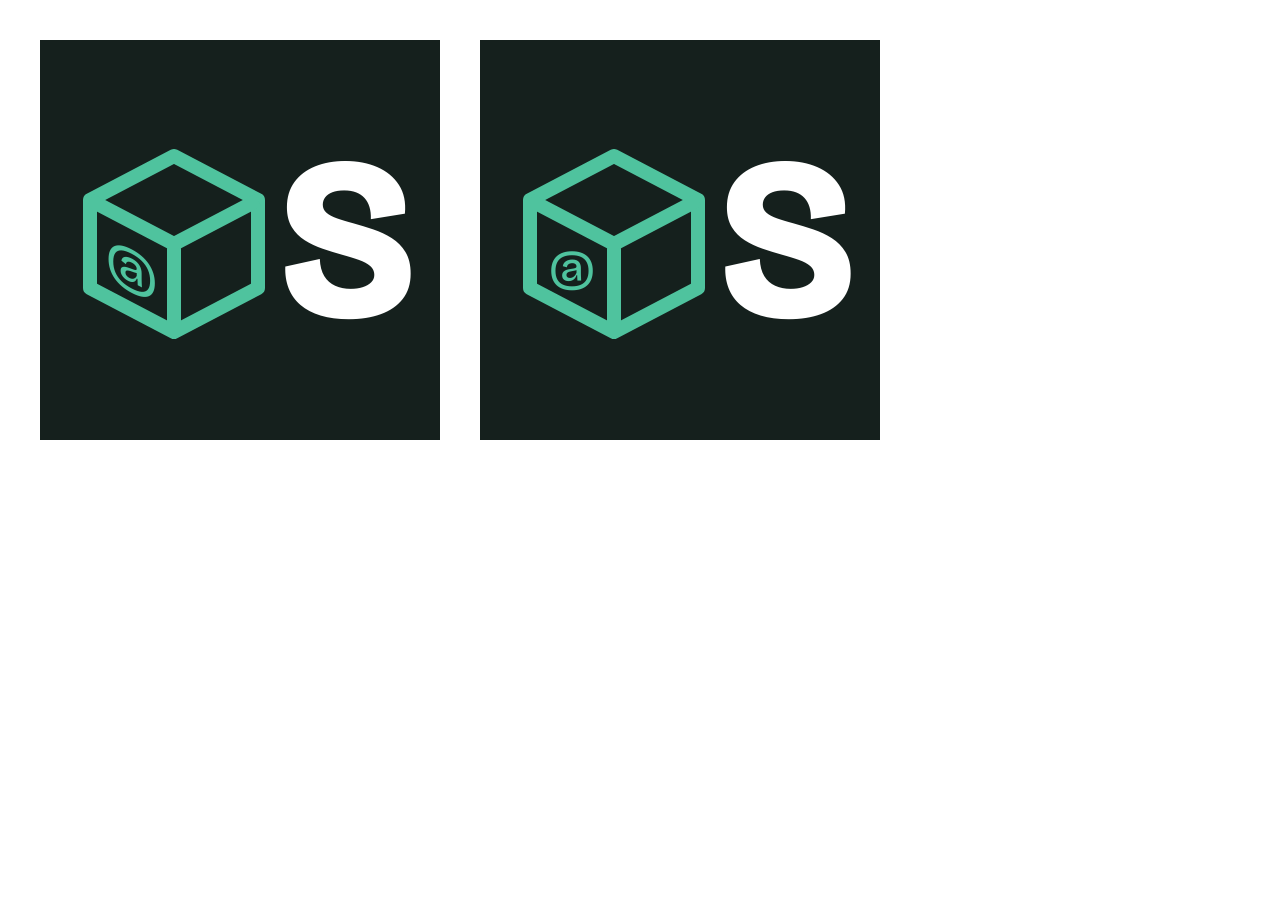
<file: brand/logos-mark-at-source.html>
<!DOCTYPE html><html><head><meta charset="utf-8">
<link href="https://fonts.googleapis.com/css2?family=Bricolage+Grotesque:opsz,wght@12..96,400;12..96,800&display=swap" rel="stylesheet">
<style>
  body{margin:0;background:#fff;display:flex;gap:40px;padding:40px;font-family:"Bricolage Grotesque",sans-serif}
  .tile{width:400px;height:400px;background:#15201d;display:grid;place-items:center;overflow:hidden}
  .row{display:flex;align-items:center}
  .s{font-weight:800;color:#fff;line-height:1;letter-spacing:-0.04em;font-size:230px}
  .cube{width:200px;height:200px;margin-right:6px;margin-top:8px;display:block}
  text{font-family:"Bricolage Grotesque",sans-serif}
</style></head><body>

<!-- A: @ projected onto the left face, centred in it -->
<div class="tile"><div class="row">
  <svg class="cube" viewBox="0 0 100 100" fill="none" stroke="#4fc39e" stroke-width="7" stroke-linejoin="round">
    <path d="M50 6 L92 28 L92 72 L50 94 L8 72 L8 28 Z"/>
    <path d="M8 28 L50 50 L92 28 M50 50 L50 94"/>
    <text x="29" y="71.5" text-anchor="middle" font-weight="400" font-size="29" fill="#4fc39e" stroke="none" transform="matrix(1 0.524 0 1 0 -15.2)">@</text>
  </svg>
  <span class="s">S</span>
</div></div>

<!-- B: @ upright, centred in the left face -->
<div class="tile"><div class="row">
  <svg class="cube" viewBox="0 0 100 100" fill="none" stroke="#4fc39e" stroke-width="7" stroke-linejoin="round">
    <path d="M50 6 L92 28 L92 72 L50 94 L8 72 L8 28 Z"/>
    <path d="M8 28 L50 50 L92 28 M50 50 L50 94"/>
    <text x="29" y="70.5" text-anchor="middle" font-weight="400" font-size="26" fill="#4fc39e" stroke="none">@</text>
  </svg>
  <span class="s">S</span>
</div></div>

</body></html>
</file>
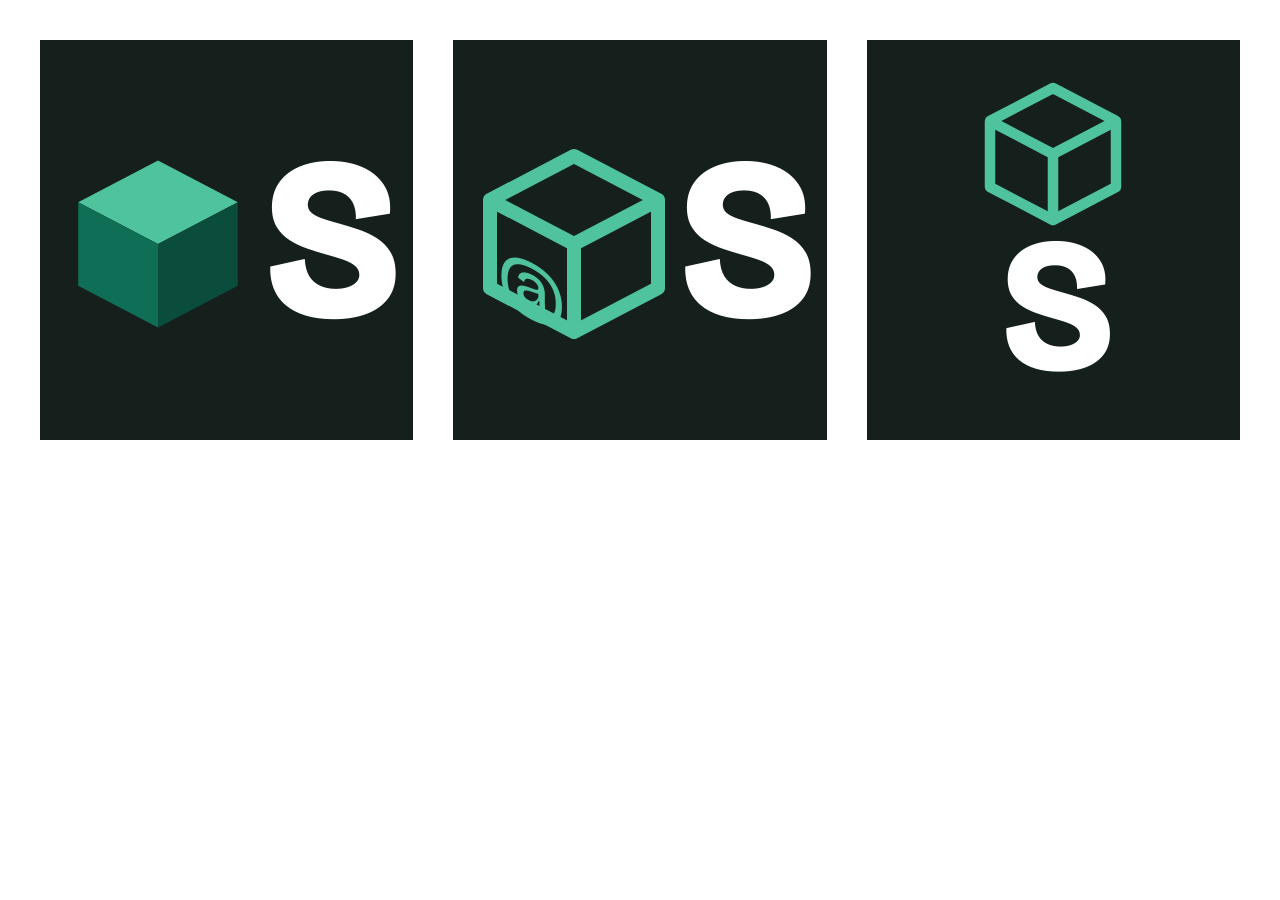
<file: brand/logos-mark-source.html>
<!DOCTYPE html><html><head><meta charset="utf-8">
<link href="https://fonts.googleapis.com/css2?family=Bricolage+Grotesque:opsz,wght@12..96,400;12..96,800&display=swap" rel="stylesheet">
<style>
  body{margin:0;background:#fff;display:flex;gap:40px;padding:40px;font-family:"Bricolage Grotesque",sans-serif}
  .tile{width:400px;height:400px;background:#15201d;display:grid;place-items:center;overflow:hidden}
  .row{display:flex;align-items:center}
  .s{font-weight:800;color:#fff;line-height:1;letter-spacing:-0.04em}
  .cube{display:block}
  /* A: solid cube */
  .a .cube{width:190px;height:190px;margin-right:12px;margin-top:8px}.a .s{font-size:230px}
  /* B: cube with the @ inside, S */
  .b .cube{width:200px;height:200px;margin-right:6px;margin-top:8px}.b .s{font-size:230px}
  /* C: stacked lockup — cube above, S below, both centred */
  .c .col{display:grid;justify-items:center;gap:0}
  .c .cube{width:150px;height:150px}.c .s{font-size:190px;margin-top:-18px}
</style></head><body>

<div class="tile a"><div class="row">
  <svg class="cube" viewBox="0 0 100 100">
    <polygon points="50,6 92,28 50,50 8,28" fill="#4fc39e"/>
    <polygon points="8,28 50,50 50,94 8,72" fill="#0f6e56"/>
    <polygon points="92,28 50,50 50,94 92,72" fill="#0b4d3c"/>
  </svg>
  <span class="s">S</span>
</div></div>

<div class="tile b"><div class="row">
  <svg class="cube" viewBox="0 0 100 100" fill="none" stroke="#4fc39e" stroke-width="7" stroke-linejoin="round">
    <path d="M50 6 L92 28 L92 72 L50 94 L8 72 L8 28 Z"/>
    <path d="M8 28 L50 50 L92 28 M50 50 L50 94"/>
    <text x="29" y="84" text-anchor="middle" font-family="Bricolage Grotesque" font-weight="400" font-size="38" fill="#4fc39e" stroke="none" transform="matrix(1 0.52 0 1 0 -15)">@</text>
  </svg>
  <span class="s">S</span>
</div></div>

<div class="tile c"><div class="col">
  <svg class="cube" viewBox="0 0 100 100" fill="none" stroke="#4fc39e" stroke-width="7" stroke-linejoin="round">
    <path d="M50 6 L92 28 L92 72 L50 94 L8 72 L8 28 Z"/>
    <path d="M8 28 L50 50 L92 28 M50 50 L50 94"/>
  </svg>
  <span class="s">S</span>
</div></div>

</body></html>
</file>
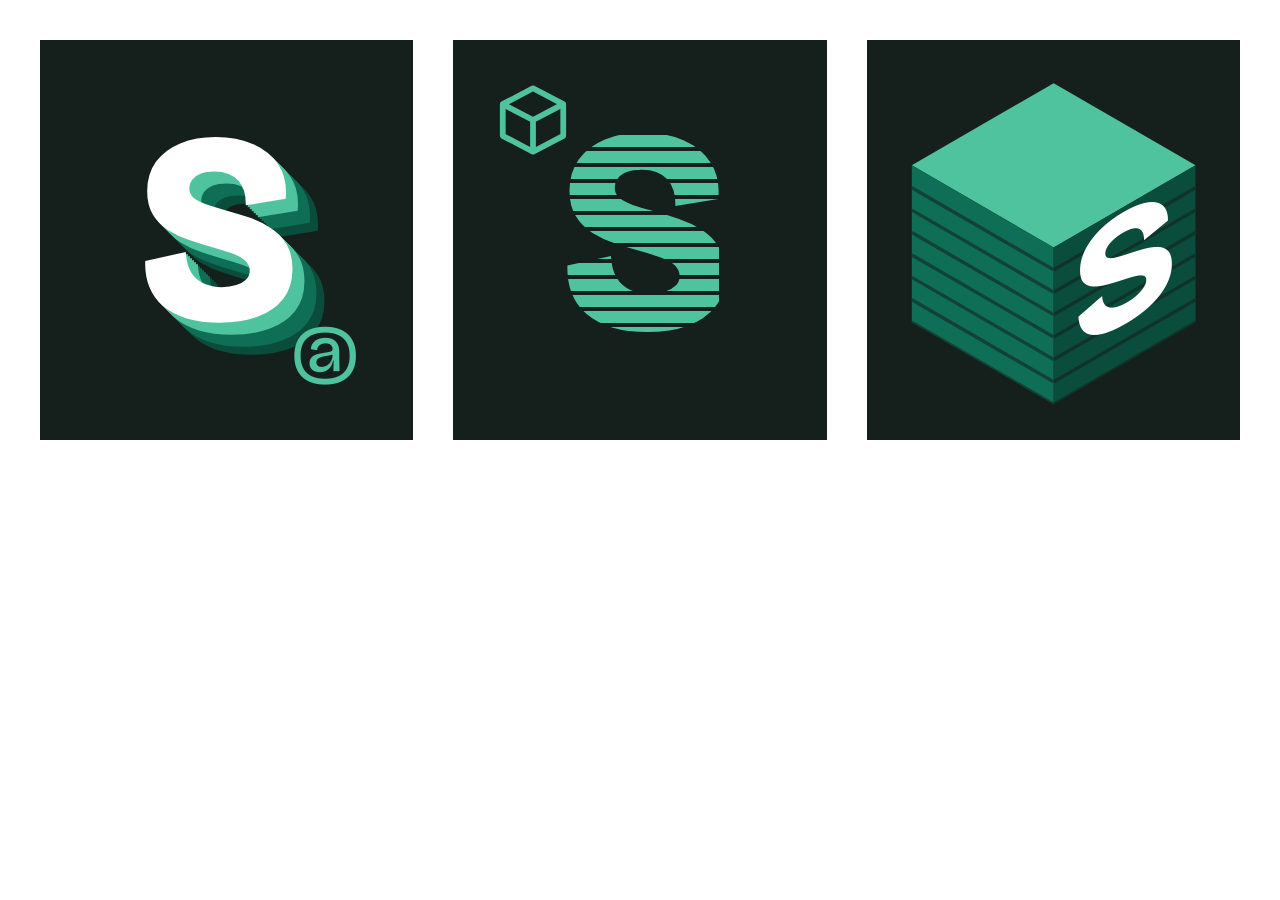
<file: brand/logos-print-source.html>
<!DOCTYPE html><html><head><meta charset="utf-8">
<link href="https://fonts.googleapis.com/css2?family=Bricolage+Grotesque:opsz,wght@12..96,400;12..96,800&display=swap" rel="stylesheet">
<style>
  body{margin:0;background:#fff;display:flex;gap:40px;padding:40px;font-family:"Bricolage Grotesque",sans-serif}
  .tile{width:400px;height:400px;background:#15201d;display:grid;place-items:center;overflow:hidden;position:relative}
  .tile svg{position:absolute;inset:0;width:100%;height:100%}
  /* 4: extruded S — a printed letter with depth */
  .four .s{font-weight:800;font-size:270px;line-height:1;color:#fff;letter-spacing:-0.04em;position:relative;left:-14px;top:-10px;
    text-shadow:
      2px 2px 0 #4fc39e, 4px 4px 0 #4fc39e, 6px 6px 0 #4fc39e, 8px 8px 0 #4fc39e, 10px 10px 0 #4fc39e, 12px 12px 0 #4fc39e,
      14px 14px 0 #0f6e56, 16px 16px 0 #0f6e56, 18px 18px 0 #0f6e56, 20px 20px 0 #0f6e56, 22px 22px 0 #0f6e56, 24px 24px 0 #0f6e56,
      26px 26px 0 #0b4d3c, 28px 28px 0 #0b4d3c, 30px 30px 0 #0b4d3c, 32px 32px 0 #0b4d3c}
  .four .at{position:absolute;right:54px;bottom:50px;font-size:78px;color:#4fc39e;font-weight:400;line-height:1}
  /* 5: layered S — the letter built from print layers */
  .five .s{font-weight:800;font-size:290px;line-height:1;letter-spacing:-0.04em;position:relative;top:-8px;
    background:repeating-linear-gradient(to bottom,#4fc39e 0 12px,#15201d 12px 16px);
    -webkit-background-clip:text;background-clip:text;color:transparent}
  .five .cube{position:absolute;left:44px;top:44px;width:72px;height:72px}
  /* 6: solid cube with print layers, S on the front face */
</style></head><body>

<div class="tile four"><span class="s">S</span><span class="at">@</span></div>

<div class="tile five">
  <svg class="cube" viewBox="0 0 100 100" fill="none" stroke="#4fc39e" stroke-width="8" stroke-linejoin="round" style="position:absolute;inset:auto;left:44px;top:44px;width:72px;height:72px">
    <path d="M50 6 L92 28 L92 72 L50 94 L8 72 L8 28 Z"/><path d="M8 28 L50 50 L92 28 M50 50 L50 94"/>
  </svg>
  <span class="s">S</span>
</div>

<div class="tile six">
  <svg viewBox="0 0 100 100">
    <defs>
      <clipPath id="left"><polygon points="12,30 50,52 50,94 12,72"/></clipPath>
      <clipPath id="right"><polygon points="88,30 50,52 50,94 88,72"/></clipPath>
    </defs>
    <polygon points="50,8 88,30 50,52 12,30" fill="#4fc39e"/>
    <polygon points="12,30 50,52 50,94 12,72" fill="#0f6e56"/>
    <polygon points="88,30 50,52 50,94 88,72" fill="#0b4d3c"/>
    <!-- layer lines follow each face's slope -->
    <g stroke="#15201d" stroke-width="0.9" opacity="0.55" clip-path="url(#left)">
      <path d="M12 36 L50 58 M12 42 L50 64 M12 48 L50 70 M12 54 L50 76 M12 60 L50 82 M12 66 L50 88 M12 72 L50 94"/>
    </g>
    <g stroke="#15201d" stroke-width="0.9" opacity="0.55" clip-path="url(#right)">
      <path d="M88 36 L50 58 M88 42 L50 64 M88 48 L50 70 M88 54 L50 76 M88 60 L50 82 M88 66 L50 88 M88 72 L50 94"/>
    </g>
    <text x="69" y="72" text-anchor="middle" font-family="Bricolage Grotesque" font-weight="800" font-size="44" fill="#fff" transform="matrix(1 -0.58 0 1 0 40)">S</text>
  </svg>
</div>

</body></html>
</file>
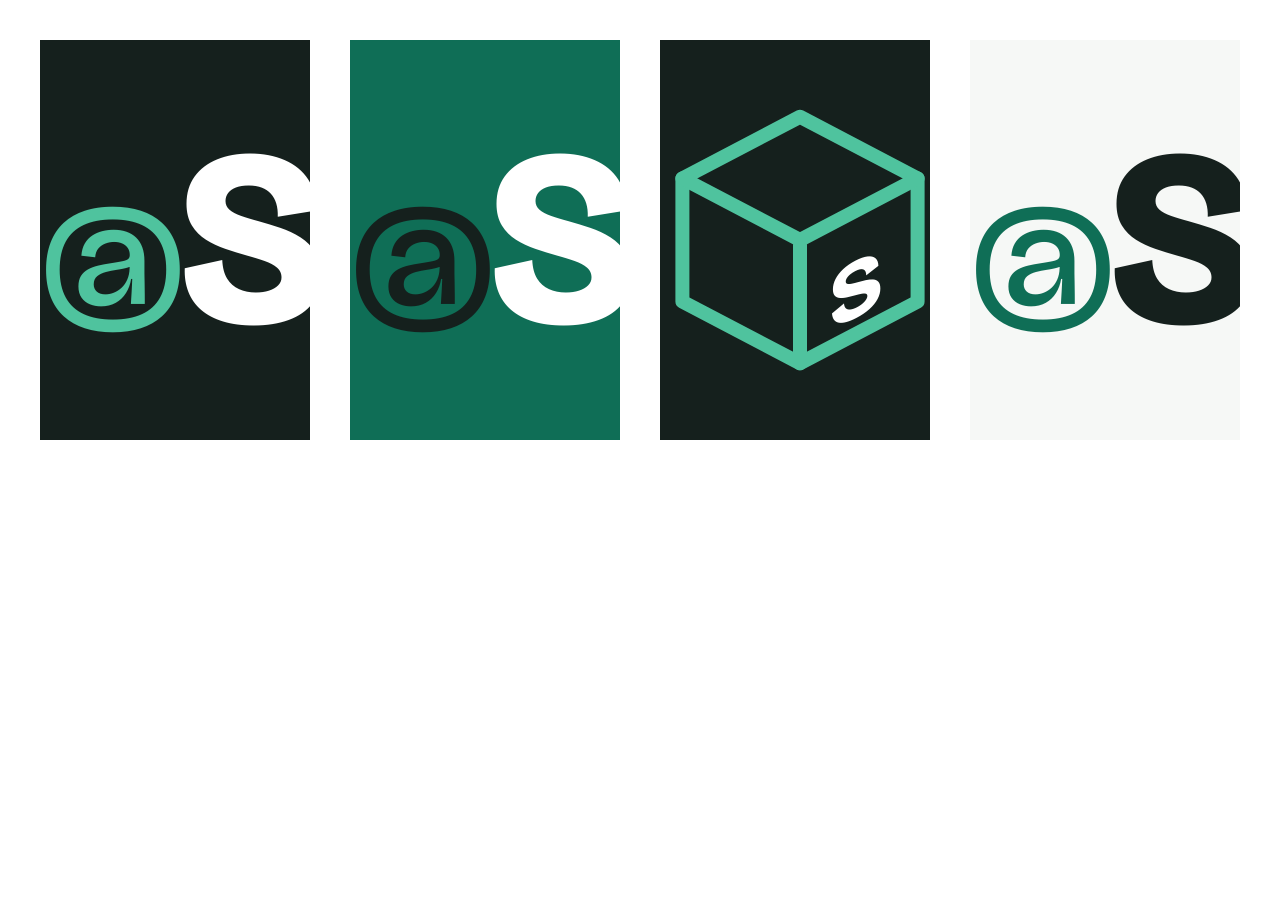
<file: brand/logos-source.html>
<!DOCTYPE html><html><head><meta charset="utf-8">
<link href="https://fonts.googleapis.com/css2?family=Bricolage+Grotesque:opsz,wght@12..96,400;12..96,500;12..96,800&display=swap" rel="stylesheet">
<style>
  body{margin:0;background:#fff;display:flex;gap:40px;padding:40px;font-family:"Bricolage Grotesque",sans-serif}
  .tile{width:400px;height:400px;border-radius:0;display:grid;place-items:center;overflow:hidden}
  .mono{display:flex;align-items:baseline;line-height:1;letter-spacing:-0.04em}
  .mono .at{font-weight:400;font-size:170px;margin-right:-6px;position:relative;top:-6px}
  .mono .s{font-weight:800;font-size:250px}
  .a{background:#15201d}.a .at{color:#4fc39e}.a .s{color:#fff}
  .b{background:#0f6e56}.b .at{color:#15201d}.b .s{color:#fff}
  .c{background:#15201d}.c svg{width:280px;height:280px}
  .d{background:#f6f8f6}.d .at{color:#0f6e56}.d .s{color:#15201d}
</style></head><body>
<div class="tile a"><div class="mono"><span class="at">@</span><span class="s">S</span></div></div>
<div class="tile b"><div class="mono"><span class="at">@</span><span class="s">S</span></div></div>
<div class="tile c">
  <svg viewBox="0 0 100 100" fill="none" stroke-linejoin="round" stroke-linecap="round">
    <path d="M50 6 L92 28 L92 72 L50 94 L8 72 L8 28 Z" stroke="#4fc39e" stroke-width="5"/>
    <path d="M8 28 L50 50 L92 28 M50 50 L50 94" stroke="#4fc39e" stroke-width="5"/>
    <text x="70" y="78" text-anchor="middle" font-family="Bricolage Grotesque" font-weight="800" font-size="30" fill="#fff" transform="skewY(-27.5) translate(0 36)">S</text>
  </svg>
</div>
<div class="tile d"><div class="mono"><span class="at">@</span><span class="s">S</span></div></div>
</body></html>
</file>
<file: site.css>
/* schuleit.dk — shared styles for the front page, /3d-printing/ and /tools/.
   PharmaWise (/pharmawise/) has its own styles. */

    /* ---- Colours: change these to restyle the whole page ---- */
    :root {
      --bg: #f6f8f6;
      --ink: #15201d;
      --muted: #5f6c68;
      --line: #d9e0dc;
      --accent: #0f6e56;
      --accent-ink: #ffffff;
      --tag-bg: #e6efeb;
      color-scheme: light dark;
    }
    @media (prefers-color-scheme: dark) {
      :root {
        --bg: #101614;
        --ink: #e9eeeb;
        --muted: #9aa8a2;
        --line: #26302c;
        --accent: #4fc39e;
        --accent-ink: #0b1411;
        --tag-bg: #1a2622;
      }
    }

    * { box-sizing: border-box; }
    html, body { margin: 0; }
    body {
      background: var(--bg);
      color: var(--ink);
      font-family: "DM Sans", system-ui, -apple-system, "Segoe UI", sans-serif;
      font-size: 17px;
      line-height: 1.55;
      -webkit-font-smoothing: antialiased;
    }
    a { color: inherit; }
    a:focus-visible, .button:focus-visible { outline: 2px solid var(--accent); outline-offset: 3px; }

    .wrap {
      max-width: 1200px;
      margin: 0 auto;
      padding-block: 64px 48px;
      padding-inline: 20px;
    }

    /* ---- Header ---- */
    header {
      position: relative;
      padding-block: 28px 24px;
      min-height: 236px;
      display: grid;
      align-content: center;
    }
    header > * { position: relative; }
    .grid-bg {
      position: absolute;
      inset: 0 0 0 auto;
      width: 62%;
      height: 100%;
      pointer-events: none;
      -webkit-mask-image: linear-gradient(90deg, transparent 0%, #000 45%, #000 100%);
              mask-image: linear-gradient(90deg, transparent 0%, #000 45%, #000 100%);
    }
    .grid-bg svg { width: 100%; height: 100%; display: block; }
    .grid-bg .cubes { stroke: var(--accent); stroke-width: 1.4; fill: none; opacity: .75; }
    .grid-bg .lit-top { fill: var(--ink); }
    .grid-bg .lit-l { fill: var(--ink); opacity: .78; }
    .grid-bg .lit-r { fill: var(--ink); opacity: .55; }
    @media (max-width: 640px) {
      header { min-height: 0; padding-block: 150px 8px; }
      .grid-bg { width: 100%; height: 150px; inset: 0 0 auto 0;
        -webkit-mask-image: linear-gradient(180deg, #000 0%, #000 55%, transparent 100%);
                mask-image: linear-gradient(180deg, #000 0%, #000 55%, transparent 100%); }
    }
    header h1 {
      font-family: "Bricolage Grotesque", "DM Sans", system-ui, sans-serif;
      font-weight: 700;
      font-size: clamp(2.4rem, 7vw, 3.6rem);
      line-height: 1;
      letter-spacing: -0.02em;
      margin: 0 0 18px;
      text-wrap: balance;
    }
    header h1 .sub {
      display: block;
      font-weight: 500;
      font-size: 0.5em;
      letter-spacing: 0;
      color: var(--accent);
      margin-top: 8px;
    }
    header p {
      margin: 0;
      max-width: 34em;
      color: var(--muted);
      font-size: 1.1rem;
    }
    header .lead { color: var(--ink); font-size: 1.2rem; margin-bottom: 8px; }
    header .bio { font-size: 1rem; }

    /* ---- Sections ---- */
    section { margin-top: 64px; }
    section h2 {
      font-family: "Bricolage Grotesque", "DM Sans", system-ui, sans-serif;
      font-weight: 700;
      font-size: clamp(1.7rem, 3.2vw, 2.1rem);
      line-height: 1.1;
      letter-spacing: -0.01em;
      margin: 0 0 6px;
      padding-bottom: 12px;
      border-bottom: 1px solid var(--line);
    }
    .apps {
      list-style: none;
      margin: 0;
      padding: 0;
      border-top: 1px solid var(--line);
    }
    .note + .apps { border-top: 0; }
    .app {
      display: grid;
      grid-template-columns: 1fr auto;
      gap: 6px 24px;
      align-items: start;
      padding-block: 26px;
      border-bottom: 1px solid var(--line);
    }
    .app.has-thumb { grid-template-columns: 300px 1fr auto; }
    .thumb {
      grid-column: 1;
      grid-row: 1 / span 3;
      margin: 0;
      width: 300px;
      max-width: 100%;
      aspect-ratio: 1200 / 694;
      overflow: hidden;
      border-radius: 6px;
      border: 1px solid var(--line);
      background: var(--tag-bg);
    }
    .thumb img { display: block; width: 100%; height: 100%; object-fit: cover; object-position: top left; }
    .thumb-logo { display: grid; place-items: center; padding: 8% 10%; background: var(--tag-bg); }
    .pw-logo { width: 100%; height: auto; }
    .pw-logo .pw-green { fill: #18814b; }
    .pw-logo .pw-ink { fill: var(--ink); }
    @media (prefers-color-scheme: dark) { .pw-logo .pw-green { fill: #3fae76; } }
    .app.has-thumb h3, .app.has-thumb p, .app.has-thumb .tags { grid-column: 2; }
    .app.has-thumb .button { grid-column: 3; }
    .app h3 {
      font-family: "Bricolage Grotesque", "DM Sans", system-ui, sans-serif;
      font-weight: 500;
      font-size: 1.5rem;
      line-height: 1.15;
      margin: 0;
    }
    .app h3 a { text-decoration: none; }
    .app h3 a:hover { color: var(--accent); }
    .app p { margin: 0; color: var(--muted); grid-column: 1; max-width: 62ch; }
    .tags {
      grid-column: 1;
      display: flex;
      flex-wrap: wrap;
      gap: 6px;
      margin-top: 4px;
    }
    .tag {
      font-size: 0.78rem;
      font-weight: 500;
      letter-spacing: 0.04em;
      text-transform: uppercase;
      color: var(--muted);
      background: var(--tag-bg);
      border-radius: 4px;
      padding: 3px 8px;
    }
    .button {
      grid-column: 2;
      grid-row: 1 / span 3;
      align-self: center;
      white-space: nowrap;
      text-decoration: none;
      font-weight: 500;
      font-size: 0.95rem;
      color: var(--accent-ink);
      background: var(--accent);
      border-radius: 6px;
      padding: 10px 16px;
    }
    .button:hover { filter: brightness(1.08); }
    .soon { background: transparent; color: var(--ink); border: 1px solid var(--line); }
    a.soon:hover { color: var(--accent); border-color: var(--accent); filter: none; }

    @media (max-width: 640px) {
      .app, .app.has-thumb { grid-template-columns: 1fr; }
      .thumb { grid-row: auto; width: 100%; margin-bottom: 6px; }
      .app.has-thumb h3, .app.has-thumb p, .app.has-thumb .tags, .app .button, .app.has-thumb .button {
        grid-column: 1; grid-row: auto;
      }
      .button { justify-self: start; margin-top: 10px; }
    }

    /* ---- MakerWorld ---- */
    .maker {
      display: grid;
      grid-template-columns: 72px 1fr auto;
      gap: 6px 20px;
      align-items: center;
      padding-block: 26px 22px;
    }
    .avatar {
      grid-row: 1 / span 2;
      width: 72px; height: 72px;
      border-radius: 50%;
      object-fit: cover;
      border: 1px solid var(--line);
    }
    .maker h3 {
      font-family: "Bricolage Grotesque", "DM Sans", system-ui, sans-serif;
      font-weight: 500;
      font-size: 1.35rem;
      line-height: 1.15;
      margin: 0;
      align-self: end;
    }
    .maker h3 a { text-decoration: none; }
    .maker h3 a:hover { color: var(--accent); }
    .maker .stats { margin: 0; color: var(--muted); align-self: start; font-size: 0.95rem; }
    .maker .button { grid-column: 3; grid-row: 1 / span 2; align-self: center; }
    .models {
      list-style: none;
      margin: 0 0 22px;
      padding: 0;
      display: grid;
      grid-template-columns: repeat(4, 1fr);
      gap: 14px;
    }
    .models a {
      display: block;
      text-decoration: none;
      color: inherit;
    }
    .models figure { margin: 0; }
    .models img {
      display: block;
      width: 100%;
      aspect-ratio: 4 / 3;
      object-fit: cover;
      border-radius: 6px;
      border: 1px solid var(--line);
      background: var(--tag-bg);
    }
    .models figcaption { margin-top: 8px; font-size: 0.9rem; line-height: 1.35; }
    .models a:hover figcaption { color: var(--accent); }
    .models .dl { display: block; color: var(--muted); font-size: 0.8rem; margin-top: 2px; font-variant-numeric: tabular-nums; }
    @media (max-width: 640px) {
      .maker { grid-template-columns: 56px 1fr; }
      .avatar { width: 56px; height: 56px; }
      .maker .button { grid-column: 1 / -1; grid-row: auto; justify-self: start; margin-top: 8px; }
      .models { grid-template-columns: repeat(2, 1fr); }
    }

    .kit {
      list-style: none;
      margin: 0 0 22px;
      padding: 0;
      display: grid;
      grid-template-columns: repeat(3, 1fr);
      gap: 14px;
    }
    .kit li {
      display: grid;
      gap: 12px;
      align-content: start;
      padding: 14px;
      border: 1px solid var(--line);
      border-radius: 8px;
    }
    .kit .yt {
      display: grid;
      place-items: center;
      width: 64px; height: 64px;
      border-radius: 6px;
      background: var(--tag-bg);
      color: #ff0033;
    }
    .kit .yt svg { width: 32px; height: 32px; }
    .kit .clip {
      position: relative;
      display: block;
      width: 140px;
      max-width: 100%;
      aspect-ratio: 16 / 9;
      margin-top: 8px;
      border-radius: 6px;
      overflow: hidden;
      background: var(--tag-bg);
    }
    .kit .clip img { width: 100%; height: 100%; object-fit: cover; border-radius: 0; }
    .kit .clip svg {
      position: absolute;
      left: 50%; top: 50%;
      width: 28px; height: 28px;
      transform: translate(-50%, -50%);
      color: #fff;
      filter: drop-shadow(0 1px 4px rgba(0,0,0,.6));
      transition: color .15s;
    }
    .kit .clip:hover svg { color: #ff0033; }
    .kit img {
      width: 64px; height: 64px;
      object-fit: cover;
      border-radius: 6px;
      background: var(--tag-bg);
    }
    .kit img.pad { object-fit: contain; padding: 12px; box-sizing: border-box; }
    .kit strong a { text-decoration: none; }
    .kit strong a:hover { color: var(--accent); }
    .kit div { display: grid; gap: 3px; }
    .kit .label {
      justify-self: start;
      margin-bottom: 2px;
      font-size: 0.72rem;
      font-weight: 500;
      letter-spacing: 0.08em;
      text-transform: uppercase;
      color: var(--muted);
      background: var(--tag-bg);
      border-radius: 4px;
      padding: 2px 7px;
    }
    .kit strong { font-weight: 500; font-size: 1rem; line-height: 1.3; }
    .kit .sub { color: var(--muted); font-size: 0.88rem; line-height: 1.4; }
    .kit .sub a { color: var(--ink); text-decoration: underline; text-underline-offset: 3px; }
    .kit .sub a:hover { color: var(--accent); }
    @media (max-width: 720px) { .kit { grid-template-columns: 1fr; } }

    /* ---- Access request ---- */
    .note {
      margin: 0 0 18px;
      color: var(--muted);
      font-size: 0.95rem;
      max-width: 75ch;
    }
    .models + .note { margin: 2px 0 0; }
    .note a { text-decoration: underline; text-underline-offset: 3px; }
    .note a:hover { color: var(--accent); }

    /* ---- Footer ---- */
    footer {
      margin-top: 48px;
      color: var(--muted);
      font-size: 0.95rem;
      display: flex;
      flex-wrap: wrap;
      align-items: center;
      gap: 10px 22px;
    }
    footer a {
      display: inline-flex;
      align-items: center;
      gap: 7px;
      text-decoration: none;
    }
    footer a:hover { color: var(--accent); }
    footer svg { width: 18px; height: 18px; flex: none; }

    /* ---- Site nav ---- */
    .topnav {
      display: flex;
      flex-wrap: wrap;
      align-items: baseline;
      gap: 6px 22px;
      margin: -28px 0 8px;
      font-size: 0.95rem;
    }
    .topnav a { text-decoration: none; color: var(--muted); }
    .topnav a:hover { color: var(--accent); }
    .topnav a[aria-current="page"] { color: var(--ink); }
    .topnav .home {
      font-family: "Bricolage Grotesque", "DM Sans", system-ui, sans-serif;
      font-weight: 700;
      font-size: 1.05rem;
      color: var(--ink);
      margin-right: auto;
    }
    @media (max-width: 640px) { .topnav { margin-top: -40px; gap: 4px 16px; } .topnav .home { flex-basis: 100%; } }

    /* ---- Sub-page header: the front-page hero, shorter ---- */
    header.page-head { min-height: 170px; }
    header.page-head h1 { font-size: clamp(2.1rem, 5.5vw, 3rem); margin-bottom: 12px; }
    @media (max-width: 640px) { header.page-head { padding-block: 120px 4px; } header.page-head .grid-bg { height: 120px; } }

    /* ---- Front page: three doors ---- */
    .doors {
      list-style: none;
      margin: 56px 0 0;
      padding: 0;
      display: grid;
      grid-template-columns: repeat(3, 1fr);
      gap: 18px;
    }
    .doors a {
      display: grid;
      grid-template-rows: auto 1fr;
      height: 100%;
      text-decoration: none;
      color: inherit;
      border: 1px solid var(--line);
      border-radius: 10px;
      overflow: hidden;
      transition: border-color .15s, transform .15s;
    }
    .doors a:hover { border-color: var(--accent); }
    .doors a:hover .go { color: var(--accent); }
    .doors .pic {
      aspect-ratio: 16 / 10;
      background: var(--tag-bg);
      border-bottom: 1px solid var(--line);
      overflow: hidden;
      display: grid;
      place-items: center;
    }
    .doors .pic img { width: 100%; height: 100%; object-fit: cover; object-position: top left; display: block; }
    .doors .pic .pw-logo { width: 72%; height: auto; }
    .doors .body { display: grid; gap: 8px; align-content: start; padding: 18px 20px 20px; }
    .doors h2 {
      font-family: "Bricolage Grotesque", "DM Sans", system-ui, sans-serif;
      font-weight: 700;
      font-size: 1.6rem;
      line-height: 1.1;
      margin: 0;
    }
    .doors p { margin: 0; color: var(--muted); }
    .doors .fact {
      font-size: 0.8rem;
      font-weight: 500;
      letter-spacing: 0.04em;
      text-transform: uppercase;
      color: var(--accent);
      font-variant-numeric: tabular-nums;
    }
    .doors .go { margin-top: 6px; font-weight: 500; color: var(--ink); }
    @media (prefers-reduced-motion: no-preference) { .doors a:hover { transform: translateY(-2px); } }
    @media (max-width: 860px) { .doors { grid-template-columns: 1fr; } .doors .pic { aspect-ratio: 16 / 8; } }

    /* First block on a sub-page sits closer to the page title */
    section.first { margin-top: 28px; }
    /* On the front page the hero already says @Schuleit; the nav keeps only the section links */
    .topnav .home[aria-current="page"] { display: none; }
    .topnav:has(.home[aria-current="page"]) { justify-content: flex-end; }

    /* ---- 3D printing: contact sheet of the remaining designs, ranked ---- */
    .sheet-head {
      font-family: "Bricolage Grotesque", "DM Sans", system-ui, sans-serif;
      font-weight: 500;
      font-size: 1.35rem;
      margin: 40px 0 4px;
    }
    .sheet-sub { margin: 0 0 16px; color: var(--muted); font-size: 0.95rem; }
    .sheet {
      list-style: none;
      margin: 0;
      padding: 0;
      display: grid;
      grid-template-columns: repeat(8, 1fr);
      gap: 16px 12px;
    }
    .sheet a { display: grid; gap: 6px; align-content: start; text-decoration: none; color: var(--ink); }
    .sheet .pic {
      position: relative;
      aspect-ratio: 4 / 3;
      border-radius: 6px;
      overflow: hidden;
      border: 1px solid var(--line);
      background: var(--tag-bg);
    }
    .sheet img { width: 100%; height: 100%; object-fit: cover; display: block; }
    .sheet .r {
      position: absolute;
      top: 5px; left: 5px;
      font-size: 0.7rem;
      font-weight: 500;
      padding: 1px 6px;
      border-radius: 4px;
      background: rgba(16, 22, 20, .78);
      color: #e9eeeb;
      font-variant-numeric: tabular-nums;
    }
    .sheet .t {
      font-size: 0.8rem;
      line-height: 1.3;
      display: -webkit-box;
      -webkit-line-clamp: 2;
      -webkit-box-orient: vertical;
      overflow: hidden;
    }
    .sheet .n { font-size: 0.75rem; color: var(--muted); font-variant-numeric: tabular-nums; }
    .sheet a:hover .t { color: var(--accent); }
    .sheet a:focus-visible { outline: 2px solid var(--accent); outline-offset: 3px; border-radius: 6px; }
    @media (prefers-reduced-motion: no-preference) {
      .sheet img { transition: transform .2s; }
      .sheet a:hover img { transform: scale(1.04); }
    }
    .sheet-note { margin: 14px 0 26px; color: var(--muted); font-size: 0.85rem; }
    @media (max-width: 1000px) { .sheet { grid-template-columns: repeat(4, 1fr); } }
    @media (max-width: 560px) { .sheet { grid-template-columns: repeat(2, 1fr); } }
</file>
